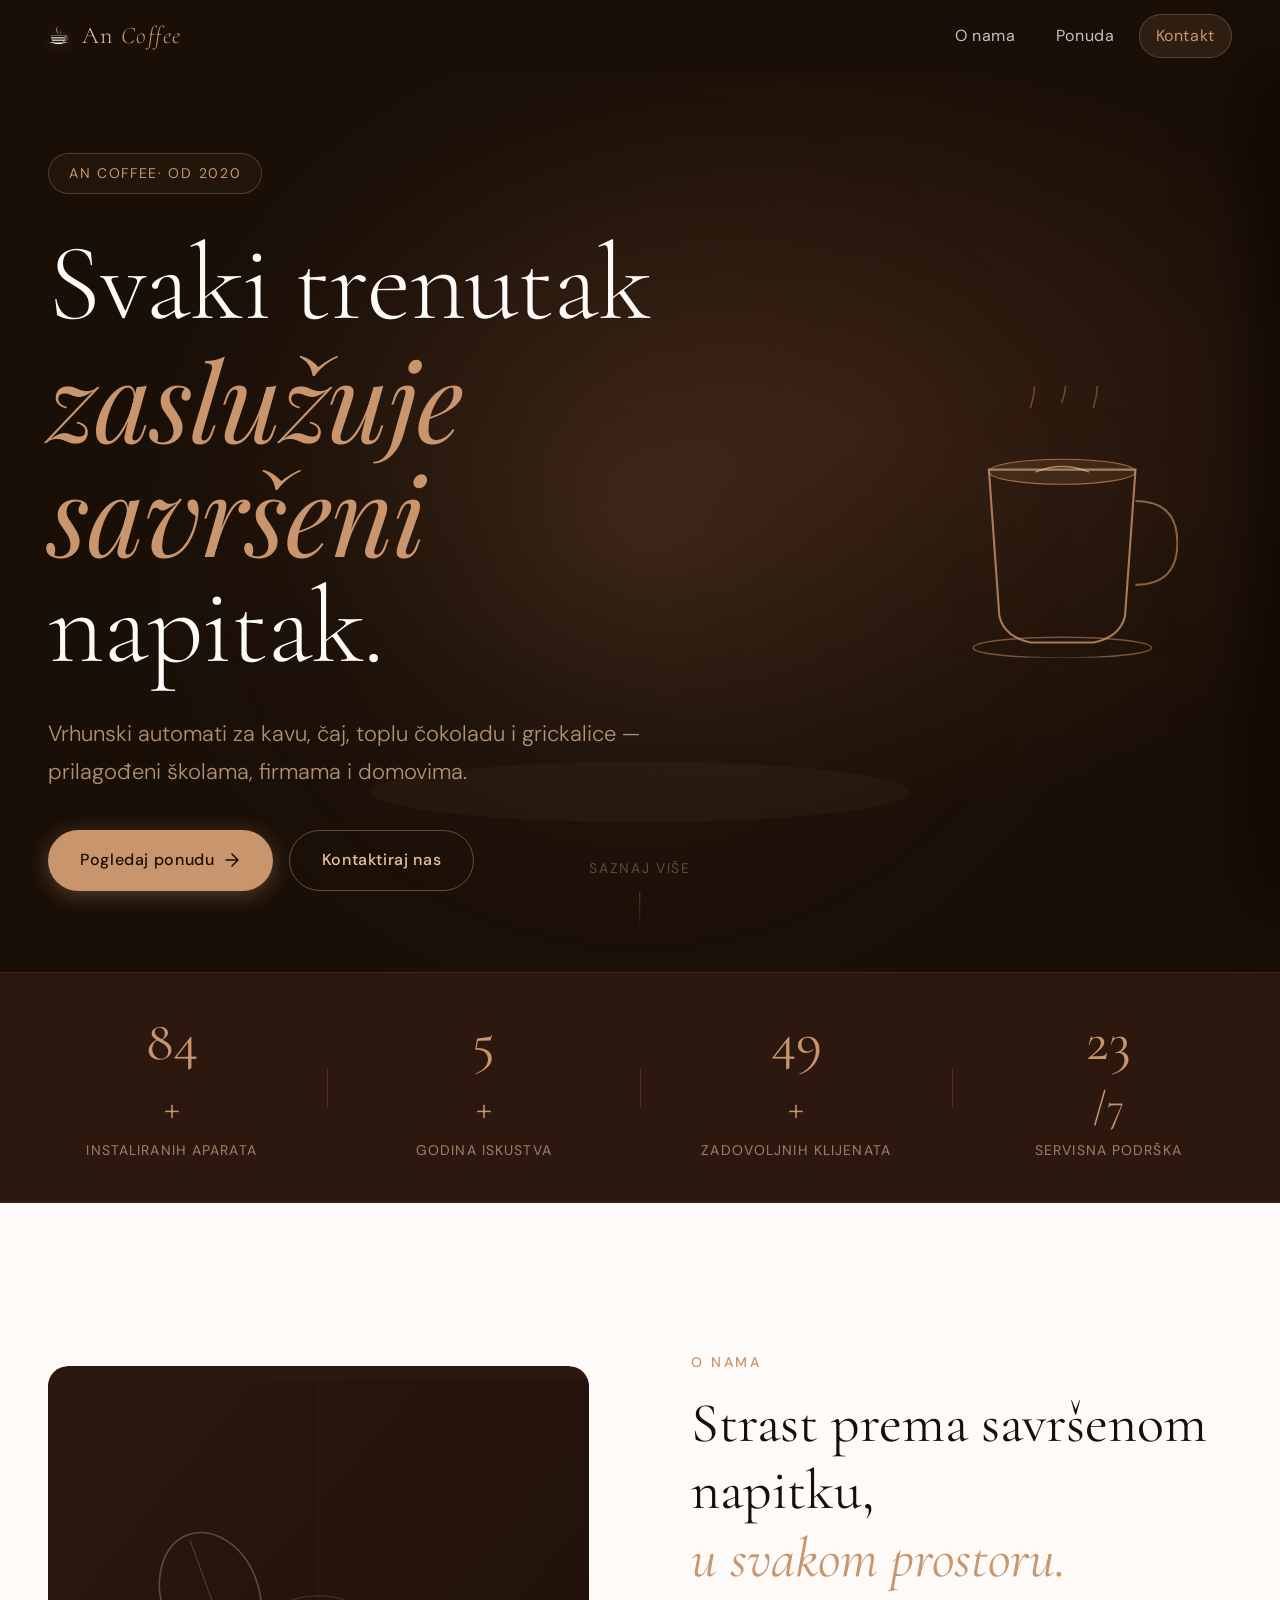
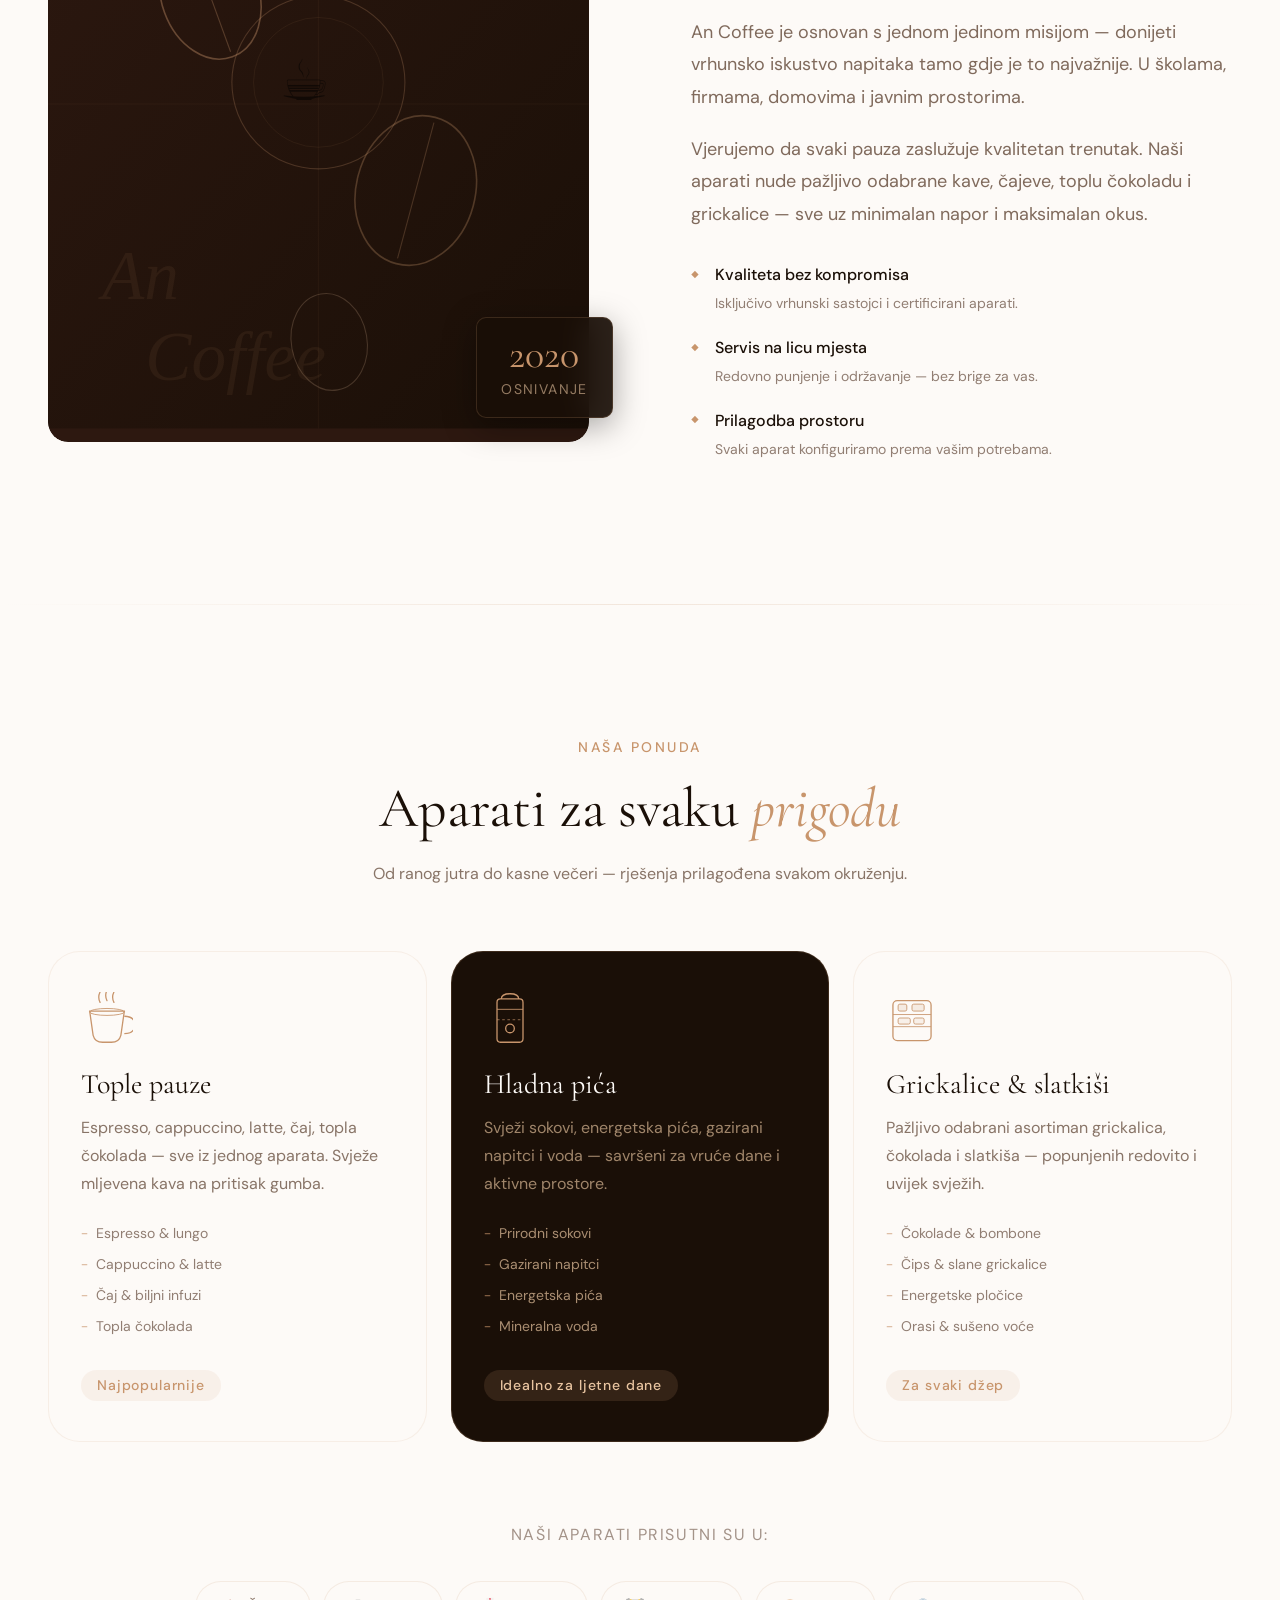
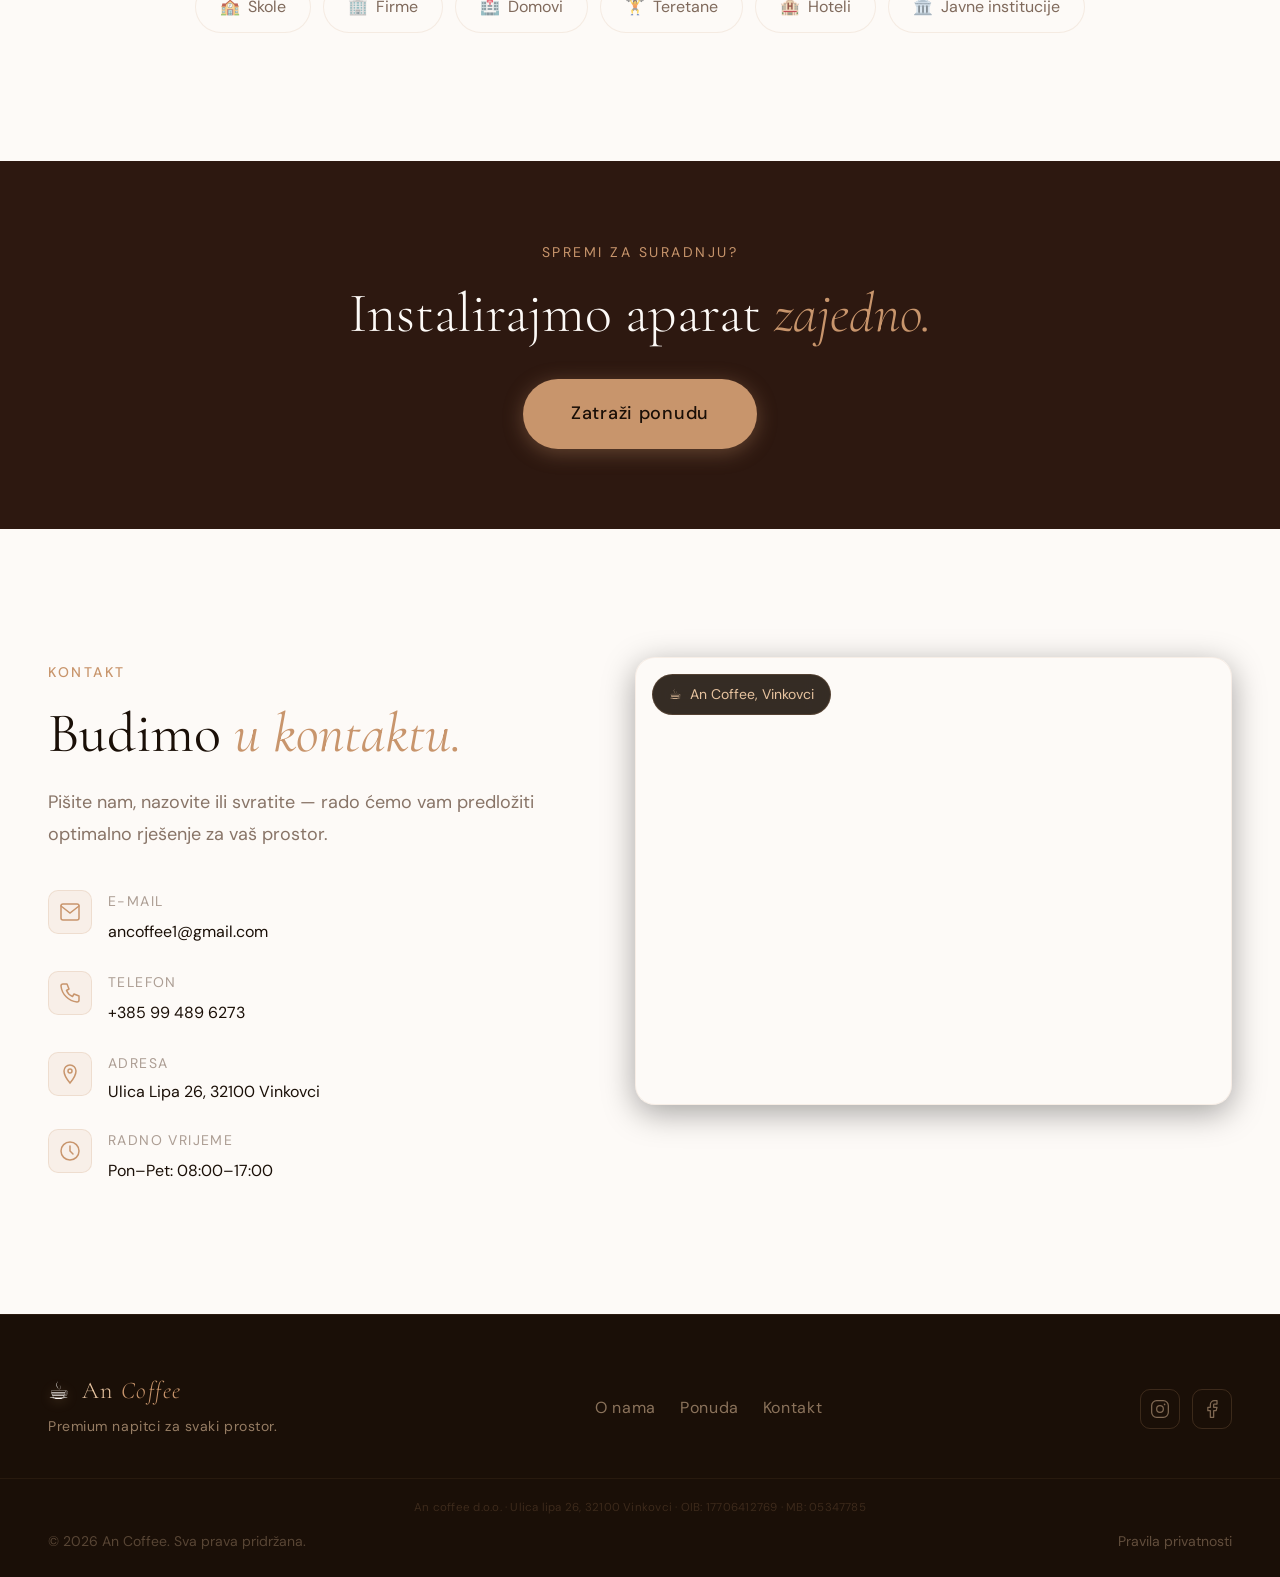
<file: index.html>
<!DOCTYPE html>
<html lang="hr" dir="ltr">
<head>
  <meta charset="UTF-8" />
  <meta name="viewport" content="width=device-width, initial-scale=1.0, viewport-fit=cover" />
  <meta http-equiv="X-UA-Compatible" content="IE=edge" />

  <!-- Primary Meta Tags -->
  <title>An Coffee — Vrhunski Aparati za Kavu, Čaj & Grickalice</title>
  <meta name="description" content="An Coffee nudi premium automate za kavu, čaj, toplu čokoladu, sokove i grickalice za škole, firme i domove. Elegantno rješenje za svaki prostor." />
  <meta name="keywords" content="aparati za kavu, automati za kavu, vending automati, samoposlužni aparati,škole, firme, domovi, čaj, topla čokolada, sokovi, grickalice, vending machine" />
  <meta name="author" content="An Coffee" />
  <meta name="robots" content="index, follow" />
  <meta name="theme-color" content="#1a0f07" />

  <!-- Open Graph -->
  <meta property="og:type" content="website" />
  <meta property="og:url" content="https://ancoffee.hr/" />
  <meta property="og:title" content="An Coffee — Vrhunski Aparati za Kavu & Grickalice" />
  <meta property="og:description" content="Premium vending rješenja za kavu, čaj, toplu čokoladu i grickalice. Namijenjeno školama, firmama i domovima." />
  <meta property="og:image" content="https://ancoffee.hr/og-image.jpg" />
  <meta property="og:image:width" content="1200" />
  <meta property="og:image:height" content="630" />
  <meta property="og:locale" content="hr_HR" />
  <meta property="og:site_name" content="An Coffee" />

  <!-- Twitter Cards -->
  <meta name="twitter:card" content="summary_large_image" />
  <meta name="twitter:url" content="https://ancoffee.hr/" />
  <meta name="twitter:title" content="An Coffee — Premium Aparati za Kavu & Grickalice" />
  <meta name="twitter:description" content="Premium rješenja za kavu, čaj, toplu čokoladu i grickalice." />
  <meta name="twitter:image" content="https://ancoffee.hr/og-image.jpg" />

  <!-- Canonical -->
  <link rel="canonical" href="https://ancoffee.hr/" />

  <!-- Fonts -->
  <link rel="preconnect" href="https://fonts.googleapis.com" />
  <link rel="preconnect" href="https://fonts.gstatic.com" crossorigin />
  <link href="https://fonts.googleapis.com/css2?family=Cormorant+Garamond:ital,wght@0,300;0,400;0,500;0,600;1,300;1,400&family=DM+Sans:ital,opsz,wght@0,9..40,300;0,9..40,400;0,9..40,500;1,9..40,300&family=Playfair+Display:ital,wght@1,400;1,500&display=swap" rel="stylesheet" />

  <!-- Stylesheet -->
  <link rel="stylesheet" href="styles.css" />

  <!-- Schema.org LocalBusiness -->
  <script type="application/ld+json">
  {
    "@context": "https://schema.org",
    "@type": "LocalBusiness",
    "name": "An Coffee",
    "description": "Premium vending rješenja za kavu, čaj, toplu čokoladu, sokove i grickalice za škole, firme i domove.",
    "url": "https://ancoffee.hr",
    "telephone": "+385994896273",
    "email": "ancoffee1@gmail.com",
    "foundingDate": "2020",
    "address": {
      "@type": "PostalAddress",
      "streetAddress": "Ulica Lipa 26",
      "addressLocality": "Vinkovci",
      "addressRegion": "Vukovarsko-srijemska",
      "postalCode": "32100",
      "addressCountry": "HR"
    },
    "geo": {
      "@type": "GeoCoordinates",
      "latitude": 45.2900,
      "longitude": 18.8070
    },
    "openingHours": "Mo-Fr 08:00-17:00",
    "priceRange": "€€",
    "servesCuisine": "Kava i napitci",
    "sameAs": [
      "https://www.facebook.com/profile.php?id=100006130369375",
      "https://www.instagram.com/puljicante42/"
    ],
    "founder": {
      "@type": "Person",
      "name": "Ante Puljić"
    }
  }
  </script>

  <!-- Favicon placeholder -->
  <link rel="icon" type="image/svg+xml" href="data:image/svg+xml,<svg xmlns='http://www.w3.org/2000/svg' viewBox='0 0 32 32'><rect width='32' height='32' fill='%231a0f07'/><text y='24' x='4' font-size='20'>☕</text></svg>" />
</head>

<body>

  <!-- ============ SKIP LINK ============ -->
  <a href="#main-content" class="skip-link">Preskoči na sadržaj</a>

  <!-- ============ NAVBAR ============ -->
  <header class="navbar" id="navbar" role="banner">
    <nav class="nav-container" aria-label="Glavna navigacija">
      <a href="#" class="nav-logo" aria-label="An Coffee – Povratak na početak">
        <span class="logo-mark" aria-hidden="true">☕</span>
        <span class="logo-text">An <em>Coffee</em></span>
      </a>

      <!-- Desktop nav links -->
      <ul class="nav-menu" role="list">
        <li><a href="#about" class="nav-link desktop-link">O nama</a></li>
        <li><a href="#products" class="nav-link desktop-link">Ponuda</a></li>
        <li><a href="#contact" class="nav-link nav-cta desktop-link">Kontakt</a></li>
      </ul>

      <!-- Hamburger toggle (mobile only) -->
      <button class="nav-toggle" id="navToggle" aria-expanded="false" aria-controls="navDrawer" aria-label="Otvori izbornik">
        <span class="hamburger" aria-hidden="true"></span>
        <span class="hamburger" aria-hidden="true"></span>
        <span class="hamburger" aria-hidden="true"></span>
      </button>
    </nav>
  </header>

  <!-- ============ DRAWER (mobile) ============ -->
  <div class="drawer-backdrop" id="drawerBackdrop" aria-hidden="true"></div>
  <nav class="nav-drawer" id="navDrawer" aria-label="Mobilna navigacija" aria-hidden="true">
    <ul class="drawer-nav" role="list">
      <li><a href="#about"    class="drawer-link">O nama</a></li>
      <li><a href="#products" class="drawer-link">Ponuda</a></li>
      <li><a href="#contact"  class="drawer-link drawer-link--cta">Kontakt</a></li>
    </ul>

    <div class="drawer-footer">
      <a href="https://www.instagram.com/puljicante42/" target="_blank" rel="noopener noreferrer" aria-label="Instagram" class="drawer-social">
        <svg width="20" height="20" viewBox="0 0 24 24" fill="none" aria-hidden="true"><rect x="2" y="2" width="20" height="20" rx="6" stroke="currentColor" stroke-width="1.5"/><circle cx="12" cy="12" r="4" stroke="currentColor" stroke-width="1.5"/><circle cx="17.5" cy="6.5" r="1" fill="currentColor"/></svg>
      </a>
      <a href="https://www.facebook.com/profile.php?id=100006130369375" target="_blank" rel="noopener noreferrer" aria-label="Facebook" class="drawer-social">
        <svg width="20" height="20" viewBox="0 0 24 24" fill="none" aria-hidden="true"><path d="M18 2h-3a5 5 0 0 0-5 5v3H7v4h3v8h4v-8h3l1-4h-4V7a1 1 0 0 1 1-1h3Z" stroke="currentColor" stroke-width="1.5" stroke-linejoin="round"/></svg>
      </a>
    </div>
  </nav>

  <!-- ============ HERO ============ -->
  <main id="main-content">
    <section class="hero" id="hero" aria-label="Dobrodošlica">
      <div class="hero-bg" aria-hidden="true">
        <div class="hero-overlay"></div>
        <div class="hero-particles" id="heroParticles" aria-hidden="true"></div>
        <!-- SVG coffee steam decoration -->
        <svg class="hero-deco" viewBox="0 0 800 600" xmlns="http://www.w3.org/2000/svg" aria-hidden="true" focusable="false">
          <defs>
            <radialGradient id="rg1" cx="50%" cy="50%" r="50%">
              <stop offset="0%" stop-color="#c8956c" stop-opacity="0.15"/>
              <stop offset="100%" stop-color="#1a0f07" stop-opacity="0"/>
            </radialGradient>
          </defs>
          <circle cx="400" cy="300" r="300" fill="url(#rg1)"/>
          <ellipse cx="400" cy="480" rx="180" ry="20" fill="#c8956c" fill-opacity="0.08"/>
        </svg>
      </div>

      <div class="hero-content" data-animate="hero-in">
        <div class="hero-badge" aria-label="Premium kvaliteta od 2020">
            <span>An Coffee· od 2020</span>
          </div>
        <h1 class="hero-title">
          <span class="title-line">Svaki trenutak</span>
          <span class="title-line italic">zaslužuje savršeni</span>
          <span class="title-line">napitak.</span>
        </h1>
        <p class="hero-desc">
          Vrhunski automati za kavu, čaj, toplu čokoladu i grickalice — prilagođeni školama, firmama i domovima.
        </p>
        <div class="hero-actions">
          <a href="#products" class="btn btn-primary">
            <span>Pogledaj ponudu</span>
            <svg width="18" height="18" viewBox="0 0 18 18" fill="none" aria-hidden="true"><path d="M3 9h12M9 3l6 6-6 6" stroke="currentColor" stroke-width="1.5" stroke-linecap="round" stroke-linejoin="round"/></svg>
          </a>
          <a href="#contact" class="btn btn-ghost">Kontaktiraj nas</a>
        </div>
      </div>

      <!-- Floating coffee cup illustration -->
      <div class="hero-visual" aria-hidden="true">
        <div class="cup-wrapper">
          <svg class="coffee-cup" viewBox="0 0 220 260" xmlns="http://www.w3.org/2000/svg" aria-hidden="true" focusable="false">
            <!-- Cup body -->
            <path d="M40 80 L50 220 Q55 240 80 245 L140 245 Q165 240 170 220 L180 80 Z" fill="none" stroke="#c8956c" stroke-width="2" opacity="0.8"/>
            <!-- Cup handle -->
            <path d="M180 110 Q220 110 220 150 Q220 190 180 190" fill="none" stroke="#c8956c" stroke-width="2" opacity="0.6"/>
            <!-- Saucer -->
            <ellipse cx="110" cy="250" rx="85" ry="10" fill="none" stroke="#c8956c" stroke-width="1.5" opacity="0.5"/>
            <!-- Coffee surface -->
            <ellipse cx="110" cy="82" rx="70" ry="12" fill="#c8956c" fill-opacity="0.2" stroke="#c8956c" stroke-width="1" opacity="0.7"/>
            <!-- Latte art -->
            <path d="M85 82 Q110 72 135 82" fill="none" stroke="#e8c4a0" stroke-width="1.5" stroke-linecap="round" opacity="0.6"/>
            <!-- Steam paths -->
            <path class="steam steam-1" d="M80 60 Q73 40 80 20 Q87 0 80 -20" fill="none" stroke="#c8956c" stroke-width="1.5" stroke-linecap="round" opacity="0.4"/>
            <path class="steam steam-2" d="M110 55 Q103 35 110 15 Q117 -5 110 -25" fill="none" stroke="#c8956c" stroke-width="1.5" stroke-linecap="round" opacity="0.4"/>
            <path class="steam steam-3" d="M140 60 Q133 40 140 20 Q147 0 140 -20" fill="none" stroke="#c8956c" stroke-width="1.5" stroke-linecap="round" opacity="0.4"/>
          </svg>
          <div class="cup-glow"></div>
        </div>
      </div>

      <a href="#about" class="hero-scroll" aria-label="Scroll prema dolje">
        <span class="scroll-text">Saznaj više</span>
        <span class="scroll-line" aria-hidden="true"></span>
      </a>
    </section>

    <!-- ============ STATS BAR ============ -->
    <section class="stats-bar" aria-label="Naše statistike">
      <div class="stats-container">
        <div class="stat-item" data-animate="fade-up">
          <span class="stat-number" data-count="85">0</span><span class="stat-suffix">+</span>
          <span class="stat-label">Instaliranih aparata</span>
        </div>
        <div class="stat-divider" aria-hidden="true"></div>
        <div class="stat-item" data-animate="fade-up" data-delay="100">
          <span class="stat-number" data-count="6">0</span><span class="stat-suffix">+</span>
          <span class="stat-label">Godina iskustva</span>
        </div>
        <div class="stat-divider" aria-hidden="true"></div>
        <div class="stat-item" data-animate="fade-up" data-delay="200">
          <span class="stat-number" data-count="50">0</span><span class="stat-suffix">+</span>
          <span class="stat-label">Zadovoljnih klijenata</span>
        </div>
        <div class="stat-divider" aria-hidden="true"></div>
        <div class="stat-item" data-animate="fade-up" data-delay="300">
          <span class="stat-number" data-count="24">0</span><span class="stat-suffix">/7</span>
          <span class="stat-label">Servisna podrška</span>
        </div>
      </div>
    </section>

    <!-- ============ ABOUT ============ -->
    <section class="about" id="about" aria-labelledby="about-heading">
      <div class="about-container">
        <div class="about-visual" data-animate="fade-right">
          <div class="about-img-frame">
            <div class="about-img-placeholder" aria-label="An Coffee tim u akciji">
              <svg viewBox="0 0 500 600" xmlns="http://www.w3.org/2000/svg" aria-hidden="true" focusable="false">
                <defs>
                  <linearGradient id="aboutGrad" x1="0%" y1="0%" x2="100%" y2="100%">
                    <stop offset="0%" stop-color="#2d1810"/>
                    <stop offset="100%" stop-color="#1a0f07"/>
                  </linearGradient>
                </defs>
                <rect width="500" height="600" fill="url(#aboutGrad)"/>
                <!-- Abstract coffee beans -->
                <ellipse cx="150" cy="200" rx="45" ry="60" fill="none" stroke="#c8956c" stroke-width="1.5" opacity="0.4" transform="rotate(-20 150 200)"/>
                <line x1="150" y1="145" x2="150" y2="255" stroke="#c8956c" stroke-width="1" opacity="0.3" transform="rotate(-20 150 200)"/>
                <ellipse cx="340" cy="380" rx="55" ry="70" fill="none" stroke="#c8956c" stroke-width="1.5" opacity="0.3" transform="rotate(15 340 380)"/>
                <line x1="340" y1="315" x2="340" y2="445" stroke="#c8956c" stroke-width="1" opacity="0.25" transform="rotate(15 340 380)"/>
                <ellipse cx="260" cy="520" rx="35" ry="45" fill="none" stroke="#e8c4a0" stroke-width="1" opacity="0.2" transform="rotate(-10 260 520)"/>
                <!-- Decorative text -->
                <text x="50" y="480" font-family="Georgia, serif" font-size="64" fill="#c8956c" fill-opacity="0.08" font-style="italic">An</text>
                <text x="90" y="555" font-family="Georgia, serif" font-size="64" fill="#c8956c" fill-opacity="0.08" font-style="italic">Coffee</text>
                <!-- Grid lines -->
                <line x1="0" y1="300" x2="500" y2="300" stroke="#c8956c" stroke-width="0.5" opacity="0.1"/>
                <line x1="250" y1="0" x2="250" y2="600" stroke="#c8956c" stroke-width="0.5" opacity="0.1"/>
                <!-- Central icon -->
                <circle cx="250" cy="280" r="80" fill="none" stroke="#c8956c" stroke-width="1" opacity="0.25"/>
                <circle cx="250" cy="280" r="60" fill="none" stroke="#c8956c" stroke-width="0.5" opacity="0.15"/>
                <text x="214" y="296" font-size="52" opacity="0.5">☕</text>
              </svg>
            </div>
            <div class="about-img-accent" aria-hidden="true"></div>
          </div>
          <div class="about-badge-float" aria-hidden="true">
            <span class="badge-year">2020</span>
            <span class="badge-text">Osnivanje</span>
          </div>
        </div>

        <div class="about-content" data-animate="fade-left">
          <div class="section-label" aria-hidden="true">O nama</div>
          <h2 class="about-heading" id="about-heading">
            Strast prema savršenom napitku,<br />
            <em>u svakom prostoru.</em>
          </h2>
          <p class="about-text">
            An Coffee je osnovan s jednom jedinom misijom — donijeti vrhunsko iskustvo napitaka tamo gdje je to najvažnije. U školama, firmama, domovima i javnim prostorima.
          </p>
          <p class="about-text">
            Vjerujemo da svaki pauza zaslužuje kvalitetan trenutak. Naši aparati nude pažljivo odabrane kave, čajeve, toplu čokoladu i grickalice — sve uz minimalan napor i maksimalan okus.
          </p>
          <div class="about-pillars">
            <div class="pillar">
              <span class="pillar-icon" aria-hidden="true">◆</span>
              <div>
                <strong>Kvaliteta bez kompromisa</strong>
                <p>Isključivo vrhunski sastojci i certificirani aparati.</p>
              </div>
            </div>
            <div class="pillar">
              <span class="pillar-icon" aria-hidden="true">◆</span>
              <div>
                <strong>Servis na licu mjesta</strong>
                <p>Redovno punjenje i održavanje — bez brige za vas.</p>
              </div>
            </div>
            <div class="pillar">
              <span class="pillar-icon" aria-hidden="true">◆</span>
              <div>
                <strong>Prilagodba prostoru</strong>
                <p>Svaki aparat konfiguriramo prema vašim potrebama.</p>
              </div>
            </div>
          </div>
        </div>
      </div>
    </section>

    <!-- ============ PRODUCTS ============ -->
    <section class="products" id="products" aria-labelledby="products-heading">
      <div class="products-container">
        <div class="section-header" data-animate="fade-up">
          <div class="section-label">Naša ponuda</div>
          <h2 class="section-title" id="products-heading">Aparati za svaku <em>prigodu</em></h2>
          <p class="section-subtitle">Od ranog jutra do kasne večeri — rješenja prilagođena svakom okruženju.</p>
        </div>

        <div class="products-grid">
          <!-- Card 1 -->
          <article class="product-card" data-animate="fade-up" aria-label="Aparati za tople napitke">
            <div class="card-icon" aria-hidden="true">
              <svg viewBox="0 0 60 60" xmlns="http://www.w3.org/2000/svg" aria-hidden="true"><path d="M10 22 L14 50 Q16 58 25 58 L35 58 Q44 58 46 50 L50 22 Z" fill="none" stroke="currentColor" stroke-width="1.5"/><path d="M50 28 Q62 28 62 38 Q62 48 50 48" fill="none" stroke="currentColor" stroke-width="1.5"/><ellipse cx="30" cy="23" rx="20" ry="4" fill="none" stroke="currentColor" stroke-width="1"/><path d="M22 12 Q19 6 22 0" fill="none" stroke="currentColor" stroke-width="1.5" stroke-linecap="round"/><path d="M30 10 Q27 4 30 -2" fill="none" stroke="currentColor" stroke-width="1.5" stroke-linecap="round"/><path d="M38 12 Q35 6 38 0" fill="none" stroke="currentColor" stroke-width="1.5" stroke-linecap="round"/></svg>
            </div>
            <h3 class="card-title">Tople pauze</h3>
            <p class="card-desc">Espresso, cappuccino, latte, čaj, topla čokolada — sve iz jednog aparata. Svježe mljevena kava na pritisak gumba.</p>
            <ul class="card-list" aria-label="Dostupni napitci">
              <li>Espresso & lungo</li>
              <li>Cappuccino & latte</li>
              <li>Čaj & biljni infuzi</li>
              <li>Topla čokolada</li>
            </ul>
            <div class="card-tag">Najpopularnije</div>
          </article>

          <!-- Card 2 -->
          <article class="product-card product-card--accent" data-animate="fade-up" data-delay="120" aria-label="Aparati za hladna pića i sokove">
            <div class="card-icon" aria-hidden="true">
              <svg viewBox="0 0 60 60" xmlns="http://www.w3.org/2000/svg" aria-hidden="true"><rect x="15" y="8" width="30" height="50" rx="4" fill="none" stroke="currentColor" stroke-width="1.5"/><path d="M15 20 L45 20" stroke="currentColor" stroke-width="1"/><path d="M15 32 L45 32" stroke="currentColor" stroke-width="0.75" stroke-dasharray="3 3"/><circle cx="30" cy="42" r="5" fill="none" stroke="currentColor" stroke-width="1.5"/><path d="M20 8 Q20 2 30 2 Q40 2 40 8" fill="none" stroke="currentColor" stroke-width="1.5"/></svg>
            </div>
            <h3 class="card-title">Hladna pića</h3>
            <p class="card-desc">Svježi sokovi, energetska pića, gazirani napitci i voda — savršeni za vruće dane i aktivne prostore.</p>
            <ul class="card-list" aria-label="Dostupna pića">
              <li>Prirodni sokovi</li>
              <li>Gazirani napitci</li>
              <li>Energetska pića</li>
              <li>Mineralna voda</li>
            </ul>
            <div class="card-tag card-tag--light">Idealno za ljetne dane</div>
          </article>

          <!-- Card 3 -->
          <article class="product-card" data-animate="fade-up" data-delay="240" aria-label="Aparati za grickalice i slatkiše">
            <div class="card-icon" aria-hidden="true">
              <svg viewBox="0 0 60 60" xmlns="http://www.w3.org/2000/svg" aria-hidden="true"><rect x="8" y="10" width="44" height="46" rx="5" fill="none" stroke="currentColor" stroke-width="1.5"/><path d="M8 26 L52 26" stroke="currentColor" stroke-width="1"/><path d="M8 40 L52 40" stroke="currentColor" stroke-width="1"/><rect x="14" y="14" width="10" height="8" rx="2" fill="currentColor" fill-opacity="0.15" stroke="currentColor" stroke-width="1"/><rect x="30" y="14" width="14" height="8" rx="2" fill="currentColor" fill-opacity="0.15" stroke="currentColor" stroke-width="1"/><rect x="14" y="30" width="14" height="7" rx="2" fill="currentColor" fill-opacity="0.1" stroke="currentColor" stroke-width="1"/><rect x="32" y="30" width="12" height="7" rx="2" fill="currentColor" fill-opacity="0.1" stroke="currentColor" stroke-width="1"/></svg>
            </div>
            <h3 class="card-title">Grickalice & slatkiši</h3>
            <p class="card-desc">Pažljivo odabrani asortiman grickalica, čokolada i slatkiša — popunjenih redovito i uvijek svježih.</p>
            <ul class="card-list" aria-label="Dostupne grickalice">
              <li>Čokolade & bombone</li>
              <li>Čips & slane grickalice</li>
              <li>Energetske pločice</li>
              <li>Orasi & sušeno voće</li>
            </ul>
            <div class="card-tag">Za svaki džep</div>
          </article>
        </div>

        <!-- Placements -->
        <div class="placements" data-animate="fade-up">
          <p class="placements-lead">Naši aparati prisutni su u:</p>
          <div class="placements-grid" aria-label="Mjesta postavljanja aparata">
            <div class="placement-item">
              <span aria-hidden="true">🏫</span>
              <span>Škole</span>
            </div>
            <div class="placement-item">
              <span aria-hidden="true">🏢</span>
              <span>Firme</span>
            </div>
            <div class="placement-item">
              <span aria-hidden="true">🏥</span>
              <span>Domovi</span>
            </div>
            <div class="placement-item">
              <span aria-hidden="true">🏋️</span>
              <span>Teretane</span>
            </div>
            <div class="placement-item">
              <span aria-hidden="true">🏨</span>
              <span>Hoteli</span>
            </div>
            <div class="placement-item">
              <span aria-hidden="true">🏛️</span>
              <span>Javne institucije</span>
            </div>
          </div>
        </div>
      </div>
    </section>

    <!-- ============ CTA BAND ============ -->
    <section class="cta-band" aria-labelledby="cta-heading">
      <div class="cta-container" data-animate="fade-up">
        <p class="cta-pre">Spremi za suradnju?</p>
        <h2 class="cta-title" id="cta-heading">Instalirajmo aparat <em>zajedno.</em></h2>
        <a href="#contact" class="btn btn-primary btn-large">Zatraži ponudu</a>
      </div>
    </section>

    <!-- ============ CONTACT ============ -->
    <section class="contact" id="contact" aria-labelledby="contact-heading">
      <div class="contact-container">
        <div class="contact-info" data-animate="fade-right">
          <div class="section-label">Kontakt</div>
          <h2 class="contact-heading" id="contact-heading">
            Budimo <em>u kontaktu.</em>
          </h2>
          <p class="contact-intro">
            Pišite nam, nazovite ili svratite — rado ćemo vam predložiti optimalno rješenje za vaš prostor.
          </p>

          <div class="contact-items">
            <div class="contact-item">
                <div class="contact-icon" aria-hidden="true">
                <svg width="22" height="22" viewBox="0 0 22 22" fill="none" xmlns="http://www.w3.org/2000/svg" aria-hidden="true"><path d="M2 5a2 2 0 0 1 2-2h14a2 2 0 0 1 2 2v12a2 2 0 0 1-2 2H4a2 2 0 0 1-2-2V5Z" stroke="currentColor" stroke-width="1.5"/><path d="M2 5l9 7 9-7" stroke="currentColor" stroke-width="1.5" stroke-linecap="round"/></svg>
              </div>
              <div class="contact-detail">
                <span class="contact-label">E-mail</span>
                <a href="mailto:ancoffee1@gmail.com" class="contact-value">ancoffee1@gmail.com</a>
              </div>
            </div>

            <div class="contact-item">
              <div class="contact-icon" aria-hidden="true">
                <svg width="22" height="22" viewBox="0 0 22 22" fill="none" xmlns="http://www.w3.org/2000/svg" aria-hidden="true"><path d="M4 2h4l2 5-2.5 1.5a11 11 0 0 0 6 6L15 12l5 2v4a2 2 0 0 1-2 2A18 18 0 0 1 2 4a2 2 0 0 1 2-2Z" stroke="currentColor" stroke-width="1.5" stroke-linejoin="round"/></svg>
              </div>
              <div class="contact-detail">
                <span class="contact-label">Telefon</span>
                <a href="tel:+385994896273" class="contact-value">+385 99 489 6273</a>
              </div>
            </div>

            <div class="contact-item">
              <div class="contact-icon" aria-hidden="true">
                <svg width="22" height="22" viewBox="0 0 22 22" fill="none" xmlns="http://www.w3.org/2000/svg" aria-hidden="true"><path d="M11 2C7.686 2 5 4.686 5 8c0 5 6 12 6 12s6-7 6-12c0-3.314-2.686-6-6-6Z" stroke="currentColor" stroke-width="1.5"/><circle cx="11" cy="8" r="2" stroke="currentColor" stroke-width="1.5"/></svg>
              </div>
                <div class="contact-detail">
                <span class="contact-label">Adresa</span>
                <address class="contact-value" style="font-style:normal;">Ulica Lipa 26, 32100 Vinkovci</address>
              </div>
            </div>

            <div class="contact-item">
              <div class="contact-icon" aria-hidden="true">
                <svg width="22" height="22" viewBox="0 0 22 22" fill="none" xmlns="http://www.w3.org/2000/svg" aria-hidden="true"><circle cx="11" cy="11" r="9" stroke="currentColor" stroke-width="1.5"/><path d="M11 6v5l3 3" stroke="currentColor" stroke-width="1.5" stroke-linecap="round"/></svg>
              </div>
              <div class="contact-detail">
                <span class="contact-label">Radno vrijeme</span>
                <span class="contact-value">Pon–Pet: 08:00–17:00</span>
              </div>
            </div>
          </div>
        </div>

        <!-- Map placeholder -->
        <div class="contact-map" data-animate="fade-left" aria-label="Karta lokacije An Coffee u Vinkovci">
          <div class="map-wrapper">
            <iframe
              title="An Coffee lokacija u Vinkovci"
              src="https://www.google.com/maps?q=Ulica+Lipa+26,+32100+Vinkovci&z=15&output=embed"
              width="100%"
              height="100%"
              style="border:0; filter: contrast(1.05) saturate(1.15);"
              allowfullscreen=""
              loading="lazy"
              referrerpolicy="no-referrer-when-downgrade"
            ></iframe>
            <div class="map-overlay-label" aria-hidden="true">
              <span>☕</span>
              <span>An Coffee, Vinkovci</span>
            </div>
          </div>
        </div>
      </div>
    </section>
  </main>

  <!-- ============ FOOTER ============ -->
  <footer class="footer" role="contentinfo">
    <div class="footer-container">
      <div class="footer-brand">
        <a href="#" class="nav-logo footer-logo" aria-label="An Coffee – Povratak na vrh">
          <span class="logo-mark" aria-hidden="true">☕</span>
          <span class="logo-text">An <em>Coffee</em></span>
        </a>
        <p class="footer-tagline">Premium napitci za svaki prostor.</p>
      </div>

      <nav class="footer-nav" aria-label="Footer navigacija">
        <a href="#about">O nama</a>
        <a href="#products">Ponuda</a>
        <a href="#contact">Kontakt</a>
      </nav>

      <div class="footer-social" aria-label="Društvene mreže">
        <a href="https://www.instagram.com/puljicante42/" target="_blank" rel="noopener noreferrer" aria-label="Ante Puljić na Instagramu" class="social-link">
          <svg width="20" height="20" viewBox="0 0 24 24" fill="none" xmlns="http://www.w3.org/2000/svg" aria-hidden="true"><rect x="2" y="2" width="20" height="20" rx="6" stroke="currentColor" stroke-width="1.5"/><circle cx="12" cy="12" r="4" stroke="currentColor" stroke-width="1.5"/><circle cx="17.5" cy="6.5" r="1" fill="currentColor"/></svg>
        </a>
        <a href="https://www.facebook.com/profile.php?id=100006130369375" target="_blank" rel="noopener noreferrer" aria-label="Ante Puljić na Facebooku" class="social-link">
          <svg width="20" height="20" viewBox="0 0 24 24" fill="none" xmlns="http://www.w3.org/2000/svg" aria-hidden="true"><path d="M18 2h-3a5 5 0 0 0-5 5v3H7v4h3v8h4v-8h3l1-4h-4V7a1 1 0 0 1 1-1h3Z" stroke="currentColor" stroke-width="1.5" stroke-linejoin="round"/></svg>
        </a>

      </div>
    </div>

    <div class="footer-bottom">
      <div class="footer-legal-info">
        <p>An coffee d.o.o. · Ulica lipa 26, 32100 Vinkovci · OIB: 17706412769 · MB: 05347785</p>
      </div>
      <div class="footer-bottom-row">
        <p>© <span id="year"></span> An Coffee. Sva prava pridržana.</p>
        <nav class="footer-legal-links" aria-label="Pravni dokumenti">
          <a href="privacy-policy.html">Pravila privatnosti</a>
        </nav>
      </div>
    </div>
  </footer>

  <!-- Back to top button -->
  <button class="back-to-top" id="backToTop" aria-label="Povratak na vrh stranice">
    <svg width="20" height="20" viewBox="0 0 20 20" fill="none" xmlns="http://www.w3.org/2000/svg" aria-hidden="true"><path d="M10 15V5M5 10l5-5 5 5" stroke="currentColor" stroke-width="1.5" stroke-linecap="round" stroke-linejoin="round"/></svg>
  </button>

  <script src="script.js" defer></script>
</body>
</html>
</file>
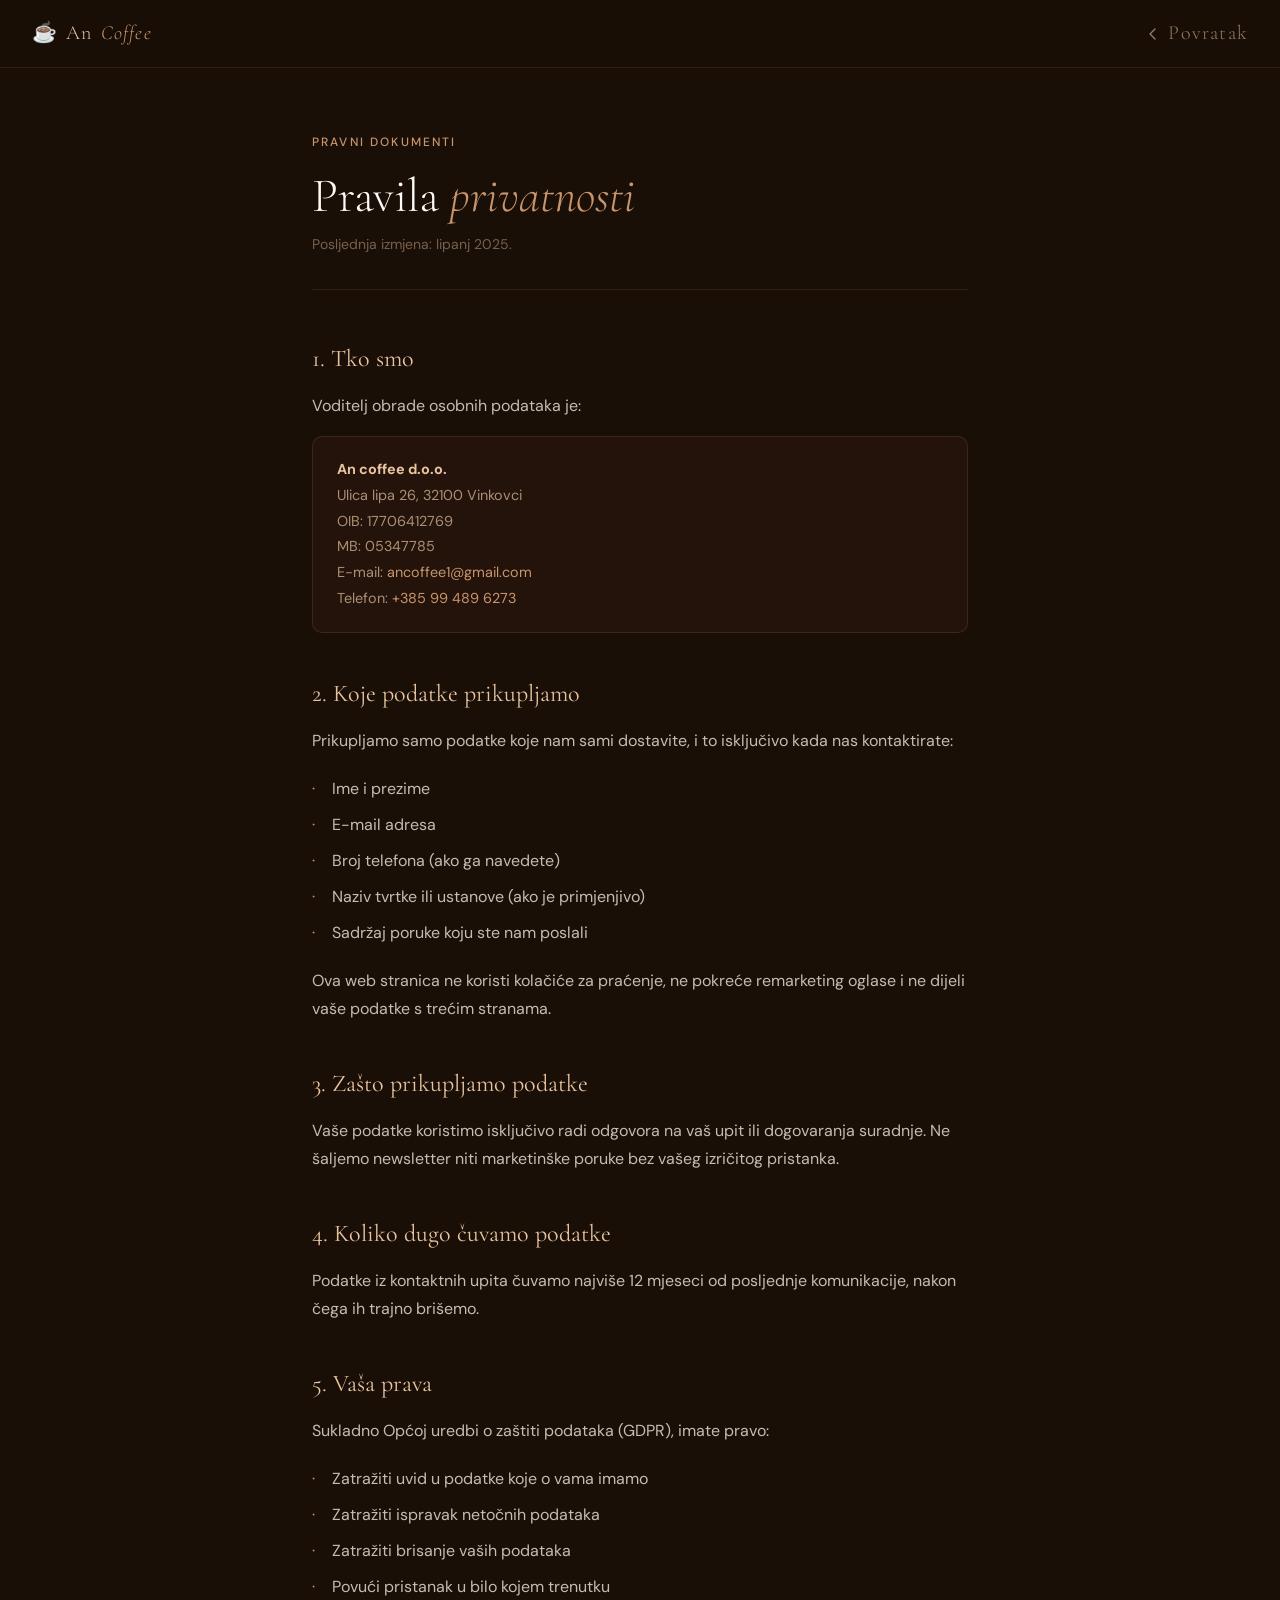
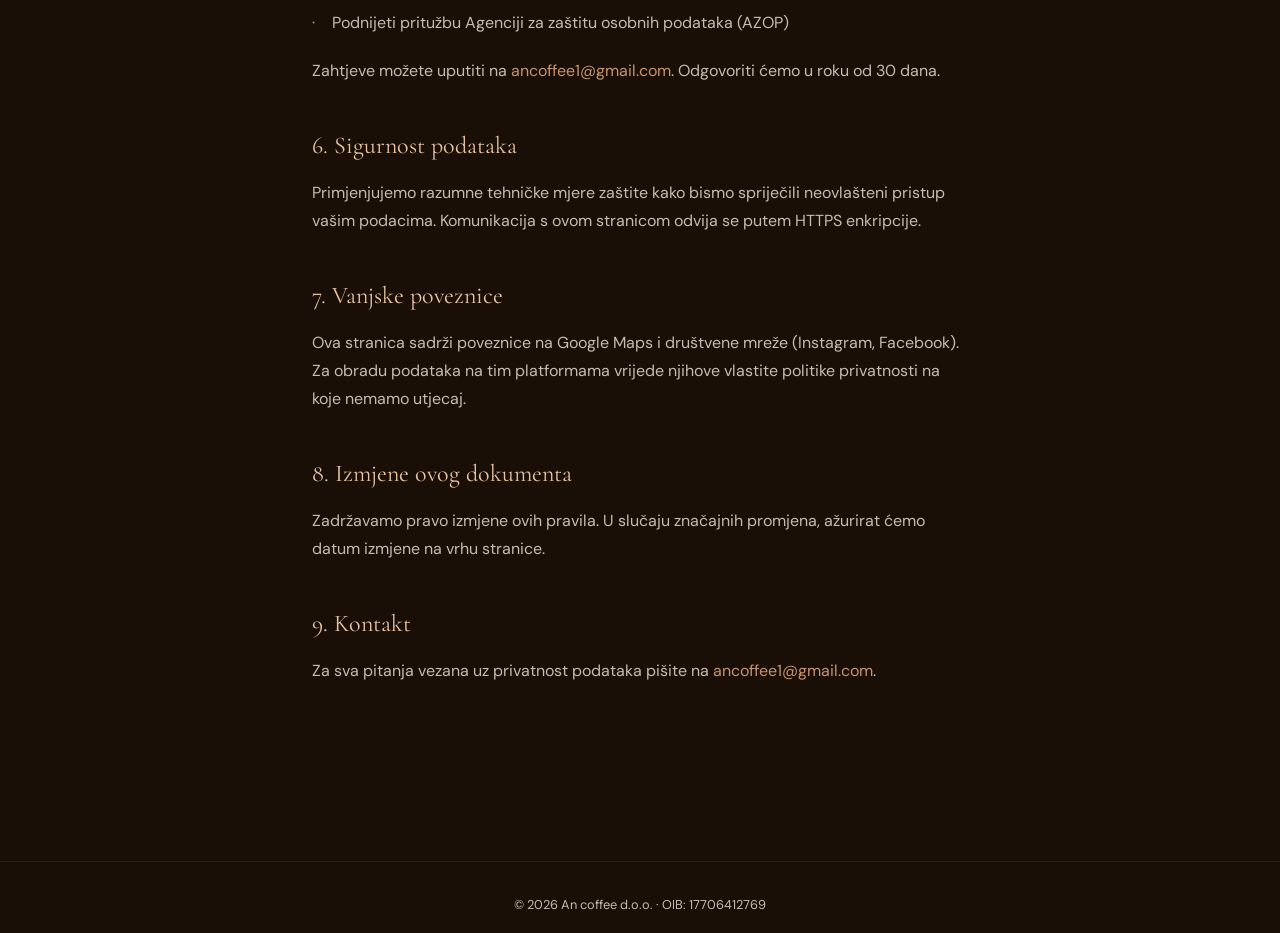
<file: privacy-policy.html>
<!DOCTYPE html>
<html lang="hr" dir="ltr">
<head>
  <meta charset="UTF-8" />
  <meta name="viewport" content="width=device-width, initial-scale=1.0" />
  <title>Pravila privatnosti — An Coffee</title>
  <meta name="robots" content="noindex, follow" />
  <link rel="preconnect" href="https://fonts.googleapis.com" />
  <link rel="preconnect" href="https://fonts.gstatic.com" crossorigin />
  <link href="https://fonts.googleapis.com/css2?family=Cormorant+Garamond:ital,wght@0,300;0,400;1,400&family=DM+Sans:opsz,wght@9..40,300;9..40,400;9..40,500&display=swap" rel="stylesheet" />
  <link rel="icon" type="image/svg+xml" href="data:image/svg+xml,<svg xmlns='http://www.w3.org/2000/svg' viewBox='0 0 32 32'><rect width='32' height='32' fill='%231a0f07'/><text y='24' x='4' font-size='20'>☕</text></svg>" />
  <style>
    :root {
      --clr-espresso:   #1a0f07;
      --clr-dark-roast: #2d1810;
      --clr-caramel:    #c8956c;
      --clr-cream:      #e8c4a0;
      --clr-white:      #fdfaf7;
      --font-display:   'Cormorant Garamond', Georgia, serif;
      --font-body:      'DM Sans', system-ui, sans-serif;
    }
    *, *::before, *::after { box-sizing: border-box; margin: 0; padding: 0; }
    html { font-size: 16px; scroll-behavior: smooth; }
    body {
      font-family: var(--font-body);
      font-size: 1rem;
      line-height: 1.75;
      color: var(--clr-white);
      background: var(--clr-espresso);
      -webkit-font-smoothing: antialiased;
    }
    a { color: var(--clr-caramel); text-decoration: none; }
    a:hover { text-decoration: underline; }

    /* Nav */
    .topbar {
      position: sticky;
      top: 0;
      background: rgba(26,15,7,0.95);
      backdrop-filter: blur(16px);
      border-bottom: 1px solid rgba(200,149,108,0.12);
      padding: 1rem 2rem;
      display: flex;
      align-items: center;
      gap: 0.75rem;
      z-index: 100;
    }
    .topbar a {
      display: inline-flex;
      align-items: center;
      gap: 0.5rem;
      font-family: var(--font-display);
      font-size: 1.25rem;
      font-weight: 300;
      letter-spacing: 0.06em;
      color: var(--clr-cream);
      text-decoration: none;
    }
    .topbar a em { font-style: italic; color: var(--clr-caramel); }
    .back-link {
      margin-left: auto;
      font-family: var(--font-body);
      font-size: 0.875rem;
      color: rgba(232,196,160,0.6) !important;
      display: inline-flex;
      align-items: center;
      gap: 0.375rem;
    }
    .back-link:hover { color: var(--clr-caramel) !important; text-decoration: none; }

    /* Content */
    .page {
      max-width: 720px;
      margin: 0 auto;
      padding: 4rem 2rem 6rem;
    }
    .page-label {
      font-size: 0.75rem;
      font-weight: 500;
      letter-spacing: 0.18em;
      text-transform: uppercase;
      color: var(--clr-caramel);
      margin-bottom: 1rem;
    }
    h1 {
      font-family: var(--font-display);
      font-size: clamp(2rem, 5vw, 3rem);
      font-weight: 300;
      line-height: 1.15;
      color: var(--clr-white);
      margin-bottom: 0.5rem;
    }
    h1 em { font-style: italic; color: var(--clr-caramel); }
    .updated {
      font-size: 0.875rem;
      color: rgba(232,196,160,0.45);
      margin-bottom: 3rem;
      padding-bottom: 2rem;
      border-bottom: 1px solid rgba(200,149,108,0.12);
    }

    h2 {
      font-family: var(--font-display);
      font-size: 1.5rem;
      font-weight: 400;
      color: var(--clr-cream);
      margin: 2.5rem 0 0.75rem;
    }
    p { color: rgba(245,237,228,0.78); margin-bottom: 1rem; }
    ul {
      list-style: none;
      padding: 0;
      margin-bottom: 1rem;
    }
    ul li {
      padding: 0.25rem 0 0.25rem 1.25rem;
      color: rgba(245,237,228,0.78);
      position: relative;
    }
    ul li::before {
      content: '·';
      position: absolute;
      left: 0;
      color: var(--clr-caramel);
    }

    .company-box {
      margin-top: 1rem;
      padding: 1.25rem 1.5rem;
      background: rgba(45,24,16,0.5);
      border: 1px solid rgba(200,149,108,0.15);
      border-radius: 10px;
      font-size: 0.9rem;
      color: rgba(232,196,160,0.7);
      line-height: 1.8;
    }
    .company-box strong { color: var(--clr-cream); }

    /* Footer */
    .page-footer {
      text-align: center;
      margin-top: 4rem;
      padding-top: 2rem;
      border-top: 1px solid rgba(200,149,108,0.1);
      font-size: 0.8rem;
      color: rgba(200,149,108,0.3);
    }
  </style>
</head>
<body>

  <header class="topbar">
    <a href="index.html">
      <span aria-hidden="true">☕</span>
      An <em>Coffee</em>
    </a>
    <a href="index.html" class="back-link" aria-label="Povratak na naslovnu stranicu">
      <svg width="14" height="14" viewBox="0 0 14 14" fill="none" aria-hidden="true">
        <path d="M9 2L4 7l5 5" stroke="currentColor" stroke-width="1.4" stroke-linecap="round" stroke-linejoin="round"/>
      </svg>
      Povratak
    </a>
  </header>

  <main class="page">
    <p class="page-label">Pravni dokumenti</p>
    <h1>Pravila <em>privatnosti</em></h1>
    <p class="updated">Posljednja izmjena: lipanj 2025.</p>

    <h2>1. Tko smo</h2>
    <p>Voditelj obrade osobnih podataka je:</p>
    <div class="company-box">
      <strong>An coffee d.o.o.</strong><br>
      Ulica lipa 26, 32100 Vinkovci<br>
      OIB: 17706412769<br>
      MB: 05347785<br>
      E-mail: <a href="mailto:ancoffee1@gmail.com">ancoffee1@gmail.com</a><br>
      Telefon: <a href="tel:+385994896273">+385 99 489 6273</a>
    </div>

    <h2>2. Koje podatke prikupljamo</h2>
    <p>Prikupljamo samo podatke koje nam sami dostavite, i to isključivo kada nas kontaktirate:</p>
    <ul>
      <li>Ime i prezime</li>
      <li>E-mail adresa</li>
      <li>Broj telefona (ako ga navedete)</li>
      <li>Naziv tvrtke ili ustanove (ako je primjenjivo)</li>
      <li>Sadržaj poruke koju ste nam poslali</li>
    </ul>
    <p>Ova web stranica ne koristi kolačiće za praćenje, ne pokreće remarketing oglase i ne dijeli vaše podatke s trećim stranama.</p>

    <h2>3. Zašto prikupljamo podatke</h2>
    <p>Vaše podatke koristimo isključivo radi odgovora na vaš upit ili dogovaranja suradnje. Ne šaljemo newsletter niti marketinške poruke bez vašeg izričitog pristanka.</p>

    <h2>4. Koliko dugo čuvamo podatke</h2>
    <p>Podatke iz kontaktnih upita čuvamo najviše 12 mjeseci od posljednje komunikacije, nakon čega ih trajno brišemo.</p>

    <h2>5. Vaša prava</h2>
    <p>Sukladno Općoj uredbi o zaštiti podataka (GDPR), imate pravo:</p>
    <ul>
      <li>Zatražiti uvid u podatke koje o vama imamo</li>
      <li>Zatražiti ispravak netočnih podataka</li>
      <li>Zatražiti brisanje vaših podataka</li>
      <li>Povući pristanak u bilo kojem trenutku</li>
      <li>Podnijeti pritužbu Agenciji za zaštitu osobnih podataka (AZOP)</li>
    </ul>
    <p>Zahtjeve možete uputiti na <a href="mailto:ancoffee1@gmail.com">ancoffee1@gmail.com</a>. Odgovoriti ćemo u roku od 30 dana.</p>

    <h2>6. Sigurnost podataka</h2>
    <p>Primjenjujemo razumne tehničke mjere zaštite kako bismo spriječili neovlašteni pristup vašim podacima. Komunikacija s ovom stranicom odvija se putem HTTPS enkripcije.</p>

    <h2>7. Vanjske poveznice</h2>
    <p>Ova stranica sadrži poveznice na Google Maps i društvene mreže (Instagram, Facebook). Za obradu podataka na tim platformama vrijede njihove vlastite politike privatnosti na koje nemamo utjecaj.</p>

    <h2>8. Izmjene ovog dokumenta</h2>
    <p>Zadržavamo pravo izmjene ovih pravila. U slučaju značajnih promjena, ažurirat ćemo datum izmjene na vrhu stranice.</p>

    <h2>9. Kontakt</h2>
    <p>Za sva pitanja vezana uz privatnost podataka pišite na <a href="mailto:ancoffee1@gmail.com">ancoffee1@gmail.com</a>.</p>
  </main>

  <footer class="page-footer">
    <p>© <span id="yr"></span> An coffee d.o.o. · OIB: 17706412769</p>
  </footer>
  <script>document.getElementById('yr').textContent = new Date().getFullYear();</script>

</body>
</html>
</file>
<file: styles.css>
:root {
  /* Brand Colors */
  --clr-espresso:      #1a0f07;
  --clr-dark-roast:    #2d1810;
  --clr-medium-roast:  #4a2c1a;
  --clr-caramel:       #c8956c;
  --clr-cream:         #e8c4a0;
  --clr-milk:          #f5ede4;
  --clr-white:         #fdfaf7;

  /* Semantic tokens */
  --bg-primary:        var(--clr-espresso);
  --bg-secondary:      var(--clr-dark-roast);
  --bg-surface:        var(--clr-medium-roast);
  --bg-light:          var(--clr-white);
  --text-primary:      var(--clr-white);
  --text-muted:        rgba(232, 196, 160, 0.6);
  --text-dark:         var(--clr-espresso);
  --accent:            var(--clr-caramel);
  --accent-light:      var(--clr-cream);

  /* Typography */
  --font-display:      'Cormorant Garamond', Georgia, serif;
  --font-body:         'DM Sans', system-ui, sans-serif;
  --font-italic:       'Playfair Display', Georgia, serif;

  --fs-xs:   clamp(0.75rem, 1.5vw, 0.875rem);
  --fs-sm:   clamp(0.875rem, 1.8vw, 1rem);
  --fs-base: clamp(1rem, 2vw, 1.125rem);
  --fs-md:   clamp(1.125rem, 2.5vw, 1.375rem);
  --fs-lg:   clamp(1.375rem, 3vw, 1.75rem);
  --fs-xl:   clamp(1.75rem, 4vw, 2.5rem);
  --fs-2xl:  clamp(2.25rem, 5.5vw, 3.5rem);
  --fs-3xl:  clamp(2.75rem, 7vw, 5rem);
  --fs-hero: clamp(3rem, 8.5vw, 7rem);

  /* Spacing */
  --space-1:  0.25rem;
  --space-2:  0.5rem;
  --space-3:  0.75rem;
  --space-4:  1rem;
  --space-5:  1.25rem;
  --space-6:  1.5rem;
  --space-8:  2rem;
  --space-10: 2.5rem;
  --space-12: 3rem;
  --space-16: 4rem;
  --space-20: 5rem;
  --space-24: 6rem;
  --space-32: 8rem;

  /* Layout */
  --container-max: 1320px;
  --container-pad: clamp(1.25rem, 5vw, 3rem);

  /* Radii */
  --radius-sm:  4px;
  --radius-md:  10px;
  --radius-lg:  20px;
  --radius-xl:  32px;
  --radius-full: 999px;

  /* Shadows */
  --shadow-sm:  0 2px 8px rgba(0,0,0,0.25);
  --shadow-md:  0 8px 32px rgba(0,0,0,0.35);
  --shadow-lg:  0 20px 60px rgba(0,0,0,0.45);
  --shadow-glow: 0 0 40px rgba(200, 149, 108, 0.18);

  /* Transitions */
  --ease-smooth:  cubic-bezier(0.4, 0, 0.2, 1);
  --ease-spring:  cubic-bezier(0.34, 1.56, 0.64, 1);
  --ease-out:     cubic-bezier(0, 0, 0.2, 1);
  --trans-fast:   180ms var(--ease-smooth);
  --trans-base:   320ms var(--ease-smooth);
  --trans-slow:   600ms var(--ease-smooth);

  /* Navbar */
  --navbar-h: 72px;
  /* Safe-area inset for devices with notch/status bars */
  --safe-top: env(safe-area-inset-top, 0px);
}

/* --------------------------------------------------------------------------
   2. RESET & BASE
-------------------------------------------------------------------------- */
*, *::before, *::after {
  box-sizing: border-box;
  margin: 0;
  padding: 0;
}

html {
  font-size: 16px;
  scroll-behavior: smooth;
  -webkit-text-size-adjust: 100%;
  text-size-adjust: 100%;
  scrollbar-color: var(--accent) var(--bg-secondary);
  scrollbar-width: thin;
  scroll-padding-top: var(--navbar-h);
}

html:focus-within { scroll-behavior: smooth; }

body {
  font-family: var(--font-body);
  font-size: var(--fs-base);
  line-height: 1.65;
  color: var(--text-primary);
  background-color: var(--bg-primary);
  overflow-x: clip;
  /* Reserve space for the fixed navbar + any device safe area */
  padding-top: calc(var(--navbar-h) + var(--safe-top));
  -webkit-font-smoothing: antialiased;
  -moz-osx-font-smoothing: grayscale;
  text-rendering: optimizeLegibility;
}

/* Ensure root elements occupy full height to avoid viewport resizing jumps */
html, body { height: 100%; }

/* Mobile touch scrolling smoothing */
body { -webkit-overflow-scrolling: touch; }

::-webkit-scrollbar       { width: 6px; }
::-webkit-scrollbar-track { background: var(--bg-secondary); }
::-webkit-scrollbar-thumb { background: var(--accent); border-radius: 3px; }

::selection {
  background: rgba(200, 149, 108, 0.3);
  color: var(--clr-white);
}

img, svg, video { display: block; max-width: 100%; }
a { color: inherit; text-decoration: none; }
ul, ol { list-style: none; }
button { cursor: pointer; font: inherit; border: none; background: none; }
address { font-style: normal; }

/* Focus styles */
:focus-visible {
  outline: 2px solid var(--accent);
  outline-offset: 3px;
  border-radius: 2px;
}

/* Reduce motion */
@media (prefers-reduced-motion: reduce) {
  *, *::before, *::after {
    animation-duration: 0.01ms !important;
    animation-iteration-count: 1 !important;
    transition-duration: 0.01ms !important;
    scroll-behavior: auto !important;
  }
}

/* --------------------------------------------------------------------------
   3. SKIP LINK
-------------------------------------------------------------------------- */
.skip-link {
  position: fixed;
  top: -100px;
  left: var(--space-4);
  z-index: 9999;
  padding: var(--space-3) var(--space-6);
  background: var(--accent);
  color: var(--clr-espresso);
  font-weight: 600;
  border-radius: var(--radius-md);
  transition: top 0.3s;
}
.skip-link:focus { top: var(--space-4); }

/* --------------------------------------------------------------------------
   4. UTILITIES
-------------------------------------------------------------------------- */
.container {
  width: 100%;
  max-width: var(--container-max);
  margin-inline: auto;
  padding-inline: var(--container-pad);
}

.section-label {
  display: inline-block;
  font-family: var(--font-body);
  font-size: var(--fs-xs);
  font-weight: 500;
  letter-spacing: 0.18em;
  text-transform: uppercase;
  color: var(--accent);
  margin-bottom: var(--space-4);
}
.section-label--light { color: var(--accent); }

.section-title {
  font-family: var(--font-display);
  font-size: var(--fs-2xl);
  font-weight: 400;
  line-height: 1.15;
  color: var(--text-dark);
  margin-bottom: var(--space-5);
}
.section-title em {
  font-style: italic;
  color: var(--accent);
}
.section-title--light { color: var(--clr-white); }

.section-subtitle {
  font-size: var(--fs-sm);
  color: rgba(74, 44, 26, 0.65);
  max-width: 52ch;
  margin-inline: auto;
  line-height: 1.7;
}
.section-subtitle--light {
  color: rgba(232, 196, 160, 0.7);
}

.section-header {
  text-align: center;
  margin-bottom: var(--space-16);
}
.section-header--light .section-title { color: var(--clr-white); }

/* --------------------------------------------------------------------------
   5. BUTTONS
-------------------------------------------------------------------------- */
.btn {
  display: inline-flex;
  align-items: center;
  gap: var(--space-2);
  padding: var(--space-4) var(--space-8);
  font-family: var(--font-body);
  font-size: var(--fs-sm);
  font-weight: 500;
  letter-spacing: 0.04em;
  border-radius: var(--radius-full);
  transition: all var(--trans-base);
  position: relative;
  overflow: hidden;
}

.btn::after {
  content: '';
  position: absolute;
  inset: 0;
  background: rgba(255,255,255,0.08);
  opacity: 0;
  transition: opacity var(--trans-fast);
  border-radius: inherit;
}
.btn:hover::after { opacity: 1; }

.btn-primary {
  background: var(--accent);
  color: var(--clr-espresso);
  box-shadow: 0 4px 20px rgba(200, 149, 108, 0.35);
}
.btn-primary:hover {
  background: var(--accent-light);
  transform: translateY(-2px);
  box-shadow: 0 8px 30px rgba(200, 149, 108, 0.45);
}
.btn-primary:active { transform: translateY(0); }

.btn-ghost {
  background: transparent;
  color: var(--clr-cream);
  border: 1px solid rgba(232, 196, 160, 0.35);
}
.btn-ghost:hover {
  border-color: var(--accent);
  color: var(--accent);
  transform: translateY(-2px);
}

.btn-large {
  padding: var(--space-5) var(--space-12);
  font-size: var(--fs-base);
}

/* --------------------------------------------------------------------------
   6. NAVBAR
-------------------------------------------------------------------------- */
.navbar {
  position: fixed;
  top: 0;
  left: 0;
  right: 0;
  width: 100%;
  z-index: 1000;
  height: var(--navbar-h);
  box-sizing: border-box;
  transition: background var(--trans-slow), box-shadow var(--trans-slow);
}

.navbar.scrolled {
  background: rgba(26, 15, 7, 0.88);
  backdrop-filter: blur(20px) saturate(1.8);
  -webkit-backdrop-filter: blur(20px) saturate(1.8);
  box-shadow: 0 1px 0 rgba(200, 149, 108, 0.12), var(--shadow-sm);
}

.nav-container {
  max-width: var(--container-max);
  height: 100%;
  margin-inline: auto;
  padding-inline: var(--container-pad);
  display: flex;
  align-items: center;
  justify-content: space-between;
  gap: var(--space-8);
}

.nav-logo {
  display: flex;
  align-items: center;
  gap: var(--space-3);
  flex-shrink: 0;
  transition: opacity var(--trans-fast);
}
.nav-logo:hover { opacity: 0.85; }

.logo-mark {
  font-size: 1.5rem;
  line-height: 1;
  filter: drop-shadow(0 2px 6px rgba(200,149,108,0.4));
}

.logo-text {
  font-family: var(--font-display);
  font-size: 1.5rem;
  font-weight: 300;
  letter-spacing: 0.06em;
  color: var(--clr-cream);
  line-height: 1;
}
.logo-text em {
  font-style: italic;
  color: var(--accent);
}

.nav-menu {
  display: flex;
  align-items: center;
  gap: var(--space-2);
  list-style: none;
}

.nav-link {
  display: inline-block;
  padding: var(--space-2) var(--space-4);
  font-size: var(--fs-sm);
  font-weight: 400;
  color: rgba(245, 237, 228, 0.8);
  letter-spacing: 0.04em;
  border-radius: var(--radius-full);
  transition: color var(--trans-fast), background var(--trans-fast);
  position: relative;
}
.nav-link::after {
  content: '';
  position: absolute;
  bottom: 2px;
  left: 50%;
  transform: translateX(-50%) scaleX(0);
  width: 20px;
  height: 1px;
  background: var(--accent);
  transition: transform var(--trans-base);
}
.nav-link:hover { color: var(--accent); }
.nav-link:hover::after { transform: translateX(-50%) scaleX(1); }

.nav-cta {
  background: rgba(200, 149, 108, 0.12);
  border: 1px solid rgba(200, 149, 108, 0.3);
  color: var(--accent) !important;
}
.nav-cta:hover {
  background: var(--accent) !important;
  color: var(--clr-espresso) !important;
  border-color: var(--accent);
}
.nav-cta::after { display: none; }

/* Hamburger */
.nav-toggle {
  display: none;
  flex-direction: column;
  justify-content: center;
  align-items: center;
  gap: 5px;
  width: 40px;
  height: 40px;
  padding: var(--space-2);
  flex-shrink: 0;
  border-radius: var(--radius-sm);
  transition: background var(--trans-fast);
}
.nav-toggle:hover { background: rgba(200,149,108,0.1); }

.hamburger {
  display: block;
  width: 22px;
  height: 1.5px;
  background: var(--clr-cream);
  border-radius: 2px;
  transition: transform 350ms cubic-bezier(0.4, 0, 0.2, 1),
              opacity   200ms ease,
              background var(--trans-fast);
  transform-origin: center;
}

/* gap između linija je 5px, linija je 1.5px visoka → korak = 5 + 1.5 = 6.5px */
.nav-toggle[aria-expanded="true"] .hamburger:nth-child(1) {
  transform: translateY(6.5px) rotate(45deg);
  background: var(--accent);
}
.nav-toggle[aria-expanded="true"] .hamburger:nth-child(2) {
  opacity: 0;
  transform: scaleX(0);
}
.nav-toggle[aria-expanded="true"] .hamburger:nth-child(3) {
  transform: translateY(-6.5px) rotate(-45deg);
  background: var(--accent);
}

/* --------------------------------------------------------------------------
   6b. DRAWER (mobile navigation panel)
-------------------------------------------------------------------------- */

/* Backdrop */
.drawer-backdrop {
  position: fixed;
  top: var(--navbar-h);
  left: 0;
  right: 0;
  bottom: 0;
  z-index: 1001;
  background: rgba(10, 6, 3, 0.65);
  backdrop-filter: blur(4px);
  -webkit-backdrop-filter: blur(4px);
  opacity: 0;
  pointer-events: none;
  transition: opacity 380ms var(--ease-smooth);
}
.drawer-backdrop.is-visible {
  opacity: 1;
  pointer-events: auto;
}

/* Drawer panel */
.nav-drawer {
  position: fixed;
  top: var(--navbar-h);
  right: 0;
  bottom: 0;
  z-index: 1002;
  width: min(320px, 88vw);
  background: var(--clr-dark-roast);
  border-left: 1px solid rgba(200, 149, 108, 0.15);
  box-shadow: -24px 0 60px rgba(0, 0, 0, 0.5);
  display: flex;
  flex-direction: column;
  transform: translateX(100%);
  transition: transform 400ms cubic-bezier(0.25, 0.46, 0.45, 0.94);
  will-change: transform;
  overflow-y: auto;
  overscroll-behavior: contain;
}
.nav-drawer.is-open {
  transform: translateX(0);
}

/* Drawer header */
.drawer-header {
  display: flex;
  align-items: center;
  justify-content: space-between;
  padding: var(--space-5) var(--space-6);
  border-bottom: 1px solid rgba(200, 149, 108, 0.1);
  flex-shrink: 0;
}

.drawer-logo {
  font-family: var(--font-display);
  font-size: 1.35rem;
  font-weight: 300;
  letter-spacing: 0.06em;
  color: var(--clr-cream);
  display: flex;
  align-items: center;
  gap: var(--space-2);
}
.drawer-logo em {
  font-style: italic;
  color: var(--accent);
}

.drawer-close {
  width: 36px;
  height: 36px;
  display: flex;
  align-items: center;
  justify-content: center;
  border-radius: var(--radius-sm);
  color: rgba(232, 196, 160, 0.6);
  transition: color var(--trans-fast), background var(--trans-fast);
  flex-shrink: 0;
}
.drawer-close:hover {
  color: var(--accent);
  background: rgba(200, 149, 108, 0.1);
}

/* Drawer nav links */
.drawer-nav {
  list-style: none;
  padding: var(--space-6) 0;
  flex: 1;
}

.drawer-link {
  display: flex;
  align-items: center;
  padding: var(--space-4) var(--space-6);
  font-family: var(--font-display);
  font-size: 1.6rem;
  font-weight: 300;
  letter-spacing: 0.04em;
  color: rgba(245, 237, 228, 0.85);
  border-left: 2px solid transparent;
  transition: color var(--trans-fast), border-color var(--trans-fast), background var(--trans-fast), padding-left var(--trans-base);
  /* Stagger entrance — set via JS */
  opacity: 0;
  transform: translateX(20px);
  transition: opacity 300ms var(--ease-out), transform 300ms var(--ease-out),
              color var(--trans-fast), border-color var(--trans-fast), background var(--trans-fast);
}
.nav-drawer.is-open .drawer-link {
  opacity: 1;
  transform: translateX(0);
}
.drawer-link:hover {
  color: var(--accent);
  border-left-color: var(--accent);
  background: rgba(200, 149, 108, 0.06);
  padding-left: calc(var(--space-6) + 6px);
}

.drawer-link--cta {
  margin: var(--space-4) var(--space-6) 0;
  padding: var(--space-4) var(--space-6);
  background: rgba(200, 149, 108, 0.1);
  border: 1px solid rgba(200, 149, 108, 0.3);
  border-radius: var(--radius-full);
  color: var(--accent);
  font-family: var(--font-body);
  font-size: var(--fs-sm);
  font-weight: 500;
  justify-content: center;
  letter-spacing: 0.06em;
  text-transform: uppercase;
  border-left: 1px solid rgba(200, 149, 108, 0.3);
}
.drawer-link--cta:hover {
  background: var(--accent);
  color: var(--clr-espresso);
  border-color: var(--accent);
  padding-left: var(--space-6);
}

/* Drawer footer (social) */
.drawer-footer {
  display: flex;
  gap: var(--space-4);
  padding: var(--space-6);
  border-top: 1px solid rgba(200, 149, 108, 0.1);
  flex-shrink: 0;
}

.drawer-social {
  width: 40px;
  height: 40px;
  display: flex;
  align-items: center;
  justify-content: center;
  border-radius: var(--radius-sm);
  border: 1px solid rgba(200, 149, 108, 0.2);
  color: rgba(232, 196, 160, 0.5);
  transition: color var(--trans-fast), border-color var(--trans-fast), background var(--trans-fast);
}
.drawer-social:hover {
  color: var(--accent);
  border-color: var(--accent);
  background: rgba(200, 149, 108, 0.08);
}

/* --------------------------------------------------------------------------
   7. HERO
-------------------------------------------------------------------------- */
.hero {
  position: relative;
  min-height: 100vh;
  min-height: 100svh;
  display: flex;
  align-items: center;
  overflow: hidden;
  padding-top: 0;
}

.hero-bg {
  position: absolute;
  inset: 0;
  z-index: 0;
  background: radial-gradient(ellipse 80% 70% at 65% 40%, #3d2215 0%, var(--clr-espresso) 60%),
              radial-gradient(ellipse 50% 50% at 20% 80%, #261509 0%, transparent 70%);
}

.hero-overlay {
  position: absolute;
  inset: 0;
  background: 
    radial-gradient(circle at 50% 50%, rgba(200,149,108,0.04) 0%, transparent 70%),
    linear-gradient(180deg, rgba(26,15,7,0.1) 0%, rgba(26,15,7,0.4) 100%);
}

.hero-deco {
  position: absolute;
  inset: 0;
  width: 100%;
  height: 100%;
  object-fit: cover;
  opacity: 0.6;
  pointer-events: none;
}

/* Particle dots */
.hero-particles {
  position: absolute;
  inset: 0;
  pointer-events: none;
}
.particle {
  position: absolute;
  width: 2px;
  height: 2px;
  background: var(--accent);
  border-radius: 50%;
  opacity: 0;
  animation: particleFloat var(--dur, 8s) var(--delay, 0s) infinite ease-in-out;
}
@keyframes particleFloat {
  0%   { opacity: 0; transform: translateY(0) scale(0); }
  20%  { opacity: 0.5; transform: translateY(-20px) scale(1); }
  80%  { opacity: 0.2; transform: translateY(-80px) scale(0.8); }
  100% { opacity: 0; transform: translateY(-120px) scale(0); }
}

.hero-content {
  position: relative;
  z-index: 2;
  max-width: var(--container-max);
  width: 100%;
  margin-inline: auto;
  padding-inline: var(--container-pad);
  padding-block: var(--space-20);
}

.hero-badge {
  display: inline-flex;
  align-items: center;
  gap: var(--space-2);
  padding: var(--space-2) var(--space-5);
  border: 1px solid rgba(200, 149, 108, 0.3);
  border-radius: var(--radius-full);
  font-size: var(--fs-xs);
  letter-spacing: 0.12em;
  text-transform: uppercase;
  color: var(--accent);
  margin-bottom: var(--space-8);
  backdrop-filter: blur(8px);
  -webkit-backdrop-filter: blur(8px);
  background: rgba(200, 149, 108, 0.05);
  opacity: 0;
  animation: fadeSlideUp 0.8s 0.2s var(--ease-out) forwards;
}

.hero-title {
  font-family: var(--font-display);
  font-size: var(--fs-hero);
  font-weight: 300;
  line-height: 1.05;
  color: var(--clr-white);
  letter-spacing: -0.01em;
  margin-bottom: var(--space-8);
  max-width: 14ch;
}
.hero-title .title-line {
  display: block;
  opacity: 0;
  animation: fadeSlideUp 0.9s var(--ease-out) forwards;
}
.hero-title .title-line:nth-child(1) { animation-delay: 0.35s; }
.hero-title .title-line:nth-child(2) { animation-delay: 0.5s; }
.hero-title .title-line:nth-child(3) { animation-delay: 0.65s; }

.hero-title .italic {
  font-style: italic;
  color: var(--accent);
  font-family: var(--font-italic);
  font-weight: 400;
}

.hero-desc {
  font-size: var(--fs-md);
  color: rgba(232, 196, 160, 0.72);
  max-width: 46ch;
  line-height: 1.7;
  margin-bottom: var(--space-10);
  font-weight: 300;
  opacity: 0;
  animation: fadeSlideUp 0.9s 0.75s var(--ease-out) forwards;
}

.hero-actions {
  display: flex;
  flex-wrap: wrap;
  gap: var(--space-4);
  opacity: 0;
  animation: fadeSlideUp 0.9s 0.9s var(--ease-out) forwards;
}

/* Hero Visual (floating cup) */
.hero-visual {
  position: absolute;
  right: clamp(2rem, 8vw, 10rem);
  top: 50%;
  transform: translateY(-50%);
  z-index: 1;
  pointer-events: none;
  opacity: 0;
  animation: heroVisualIn 1.2s 1s var(--ease-out) forwards;
}

@keyframes heroVisualIn {
  from { opacity: 0; transform: translateY(-50%) translateX(40px); }
  to   { opacity: 1; transform: translateY(-50%) translateX(0); }
}

.cup-wrapper {
  position: relative;
  animation: floatUp 5s ease-in-out infinite;
}

@keyframes floatUp {
  0%, 100% { transform: translateY(0); }
  50%       { transform: translateY(-18px); }
}

.coffee-cup {
  width: clamp(140px, 18vw, 240px);
  height: auto;
  filter: drop-shadow(0 20px 50px rgba(200,149,108,0.2));
}

.cup-glow {
  position: absolute;
  bottom: -20px;
  left: 50%;
  transform: translateX(-50%);
  width: 80%;
  height: 20px;
  background: radial-gradient(ellipse, rgba(200,149,108,0.25) 0%, transparent 70%);
  border-radius: 50%;
  animation: glowPulse 5s ease-in-out infinite;
}
@keyframes glowPulse {
  0%,100% { opacity: 0.6; transform: translateX(-50%) scaleX(1); }
  50%      { opacity: 1; transform: translateX(-50%) scaleX(1.1); }
}

/* Steam animation */
.steam {
  stroke-dasharray: 40;
  stroke-dashoffset: 40;
  animation: steamRise 3s ease-in-out infinite;
}
.steam-1 { animation-delay: 0s; }
.steam-2 { animation-delay: 0.6s; }
.steam-3 { animation-delay: 1.2s; }
@keyframes steamRise {
  0%   { stroke-dashoffset: 40; opacity: 0; }
  30%  { opacity: 0.5; }
  70%  { stroke-dashoffset: -40; opacity: 0.3; }
  100% { stroke-dashoffset: -40; opacity: 0; }
}

/* Scroll hint */
.hero-scroll {
  position: absolute;
  bottom: var(--space-10);
  left: 50%;
  transform: translateX(-50%);
  z-index: 2;
  display: flex;
  flex-direction: column;
  align-items: center;
  gap: var(--space-3);
  opacity: 0;
  animation: fadeIn 0.8s 1.4s var(--ease-out) forwards;
  transition: opacity var(--trans-fast);
}
.hero-scroll:hover { opacity: 0.7 !important; }

.scroll-text {
  font-size: var(--fs-xs);
  letter-spacing: 0.12em;
  text-transform: uppercase;
  color: rgba(232, 196, 160, 0.5);
}

.scroll-line {
  display: block;
  width: 1px;
  height: 40px;
  background: linear-gradient(to bottom, rgba(200,149,108,0.6), transparent);
  animation: scrollPulse 2s ease-in-out infinite;
}
@keyframes scrollPulse {
  0%,100% { transform: scaleY(1); opacity: 0.6; }
  50%      { transform: scaleY(1.2); opacity: 1; }
}

/* --------------------------------------------------------------------------
   8. STATS BAR
-------------------------------------------------------------------------- */
.stats-bar {
  background: var(--bg-secondary);
  border-top: 1px solid rgba(200, 149, 108, 0.1);
  border-bottom: 1px solid rgba(200, 149, 108, 0.1);
  padding: var(--space-10) 0;
}

.stats-container {
  max-width: var(--container-max);
  margin-inline: auto;
  padding-inline: var(--container-pad);
  display: flex;
  align-items: center;
  justify-content: center;
  flex-wrap: wrap;
  gap: var(--space-8);
}

.stat-item {
  text-align: center;
  flex: 1;
  min-width: 100px;
}

.stat-number {
  display: block;
  font-family: var(--font-display);
  font-size: var(--fs-2xl);
  font-weight: 400;
  color: var(--accent);
  line-height: 1;
  margin-bottom: var(--space-1);
}

.stat-suffix {
  font-family: var(--font-display);
  font-size: var(--fs-xl);
  color: var(--accent);
  font-weight: 300;
}

.stat-label {
  display: block;
  font-size: var(--fs-xs);
  letter-spacing: 0.08em;
  text-transform: uppercase;
  color: var(--text-muted);
}

.stat-divider {
  width: 1px;
  height: 40px;
  background: rgba(200, 149, 108, 0.2);
  flex-shrink: 0;
}

/* --------------------------------------------------------------------------
   9. ABOUT
-------------------------------------------------------------------------- */
.about {
  background: var(--bg-light);
  padding: var(--space-32) 0;
}

.about-container {
  max-width: var(--container-max);
  margin-inline: auto;
  padding-inline: var(--container-pad);
  display: grid;
  grid-template-columns: 1fr 1fr;
  gap: clamp(3rem, 8vw, 7rem);
  align-items: center;
}

.about-visual {
  position: relative;
}

.about-img-frame {
  position: relative;
  border-radius: var(--radius-lg);
  overflow: hidden;
  aspect-ratio: 4/5;
}

.about-img-placeholder {
  width: 100%;
  height: 100%;
  background: var(--bg-secondary);
  border-radius: var(--radius-lg);
  overflow: hidden;
}
.about-img-placeholder svg {
  width: 100%;
  height: 100%;
  object-fit: cover;
}

.about-img-accent {
  position: absolute;
  bottom: -var(--space-4);
  right: -var(--space-4);
  width: 60%;
  height: 60%;
  border: 1.5px solid rgba(200, 149, 108, 0.3);
  border-radius: var(--radius-lg);
  bottom: -16px;
  right: -16px;
  pointer-events: none;
  z-index: -1;
}

.about-badge-float {
  position: absolute;
  bottom: var(--space-6);
  right: -var(--space-8);
  right: -24px;
  background: rgba(26, 15, 7, 0.92);
  backdrop-filter: blur(16px);
  -webkit-backdrop-filter: blur(16px);
  border: 1px solid rgba(200, 149, 108, 0.2);
  border-radius: var(--radius-md);
  padding: var(--space-4) var(--space-6);
  display: flex;
  flex-direction: column;
  align-items: center;
  box-shadow: var(--shadow-md);
}

.badge-year {
  font-family: var(--font-display);
  font-size: var(--fs-xl);
  color: var(--accent);
  font-weight: 400;
  line-height: 1;
}

.badge-text {
  font-size: var(--fs-xs);
  color: var(--text-muted);
  text-transform: uppercase;
  letter-spacing: 0.1em;
  margin-top: var(--space-1);
}

/* About content */
.about-content { padding: var(--space-4) 0; }

.about-heading {
  font-family: var(--font-display);
  font-size: var(--fs-2xl);
  font-weight: 400;
  line-height: 1.2;
  color: var(--text-dark);
  margin-bottom: var(--space-6);
}
.about-heading em {
  font-style: italic;
  color: var(--accent);
}

.about-text {
  font-size: var(--fs-base);
  color: rgba(74, 44, 26, 0.7);
  line-height: 1.8;
  margin-bottom: var(--space-5);
}

.about-pillars {
  margin-top: var(--space-8);
  display: flex;
  flex-direction: column;
  gap: var(--space-5);
}

.pillar {
  display: flex;
  gap: var(--space-4);
  align-items: flex-start;
}

.pillar-icon {
  color: var(--accent);
  font-size: 0.6rem;
  margin-top: 0.4em;
  flex-shrink: 0;
}

.pillar strong {
  display: block;
  font-size: var(--fs-sm);
  font-weight: 500;
  color: var(--text-dark);
  margin-bottom: var(--space-1);
}
.pillar p {
  font-size: var(--fs-xs);
  color: rgba(74, 44, 26, 0.6);
  line-height: 1.6;
}

/* --------------------------------------------------------------------------
   10. PRODUCTS
-------------------------------------------------------------------------- */
.products {
  background: var(--bg-light);
  padding: var(--space-32) 0;
  position: relative;
}
.products::before {
  content: '';
  position: absolute;
  top: 0;
  left: 0;
  right: 0;
  height: 1px;
  background: linear-gradient(90deg, transparent, rgba(200,149,108,0.2), transparent);
}

.products-container {
  max-width: var(--container-max);
  margin-inline: auto;
  padding-inline: var(--container-pad);
}

.products-grid {
  display: grid;
  grid-template-columns: repeat(3, 1fr);
  gap: var(--space-6);
  margin-bottom: var(--space-20);
}

.product-card {
  background: var(--clr-white);
  border: 1px solid rgba(200, 149, 108, 0.12);
  border-radius: var(--radius-xl);
  padding: var(--space-10) var(--space-8);
  position: relative;
  overflow: hidden;
  transition: transform var(--trans-base), box-shadow var(--trans-base), border-color var(--trans-base);
  cursor: default;
}
.product-card::before {
  content: '';
  position: absolute;
  top: 0;
  left: 0;
  right: 0;
  height: 3px;
  background: linear-gradient(90deg, var(--accent), transparent);
  opacity: 0;
  transition: opacity var(--trans-base);
}
.product-card:hover {
  transform: translateY(-6px);
  box-shadow: var(--shadow-md), var(--shadow-glow);
  border-color: rgba(200, 149, 108, 0.25);
}
.product-card:hover::before { opacity: 1; }

.product-card--accent {
  background: var(--clr-espresso);
  border-color: rgba(200, 149, 108, 0.2);
  color: var(--text-primary);
}
.product-card--accent .card-title { color: var(--clr-white); }
.product-card--accent .card-desc  { color: rgba(232,196,160,0.65); }
.product-card--accent .card-list li { color: rgba(232,196,160,0.7); }
.product-card--accent .card-list li::before { color: var(--accent); }

.card-icon {
  width: 52px;
  height: 52px;
  color: var(--accent);
  margin-bottom: var(--space-6);
}
.card-icon svg { width: 100%; height: 100%; }

.card-title {
  font-family: var(--font-display);
  font-size: var(--fs-lg);
  font-weight: 400;
  color: var(--text-dark);
  margin-bottom: var(--space-3);
  line-height: 1.2;
}

.card-desc {
  font-size: var(--fs-sm);
  color: rgba(74, 44, 26, 0.65);
  line-height: 1.75;
  margin-bottom: var(--space-6);
}

.card-list {
  display: flex;
  flex-direction: column;
  gap: var(--space-2);
  margin-bottom: var(--space-8);
}
.card-list li {
  font-size: var(--fs-xs);
  color: rgba(74, 44, 26, 0.6);
  display: flex;
  align-items: center;
  gap: var(--space-2);
}
.card-list li::before {
  content: '–';
  color: var(--accent);
  font-size: 0.75em;
  flex-shrink: 0;
}

.card-tag {
  display: inline-flex;
  padding: var(--space-1) var(--space-4);
  background: rgba(200, 149, 108, 0.1);
  color: var(--accent);
  font-size: var(--fs-xs);
  letter-spacing: 0.06em;
  border-radius: var(--radius-full);
  font-weight: 500;
}
.card-tag--light {
  background: rgba(200, 149, 108, 0.15);
  color: var(--accent-light);
}

/* Placements */
.placements {
  text-align: center;
}
.placements-lead {
  font-size: var(--fs-sm);
  color: rgba(74, 44, 26, 0.5);
  text-transform: uppercase;
  letter-spacing: 0.1em;
  margin-bottom: var(--space-8);
}
.placements-grid {
  display: flex;
  flex-wrap: wrap;
  justify-content: center;
  gap: var(--space-3);
}
.placement-item {
  display: flex;
  align-items: center;
  gap: var(--space-2);
  padding: var(--space-3) var(--space-6);
  background: var(--clr-white);
  border: 1px solid rgba(200, 149, 108, 0.15);
  border-radius: var(--radius-full);
  font-size: var(--fs-sm);
  color: rgba(74, 44, 26, 0.7);
  transition: all var(--trans-fast);
}
.placement-item:hover {
  border-color: var(--accent);
  color: var(--accent);
  transform: translateY(-2px);
}

/* --------------------------------------------------------------------------
   11. GALLERY
-------------------------------------------------------------------------- */
.gallery {
  background: var(--bg-primary);
  padding: var(--space-32) 0;
  position: relative;
  overflow: hidden;
}
.gallery::before {
  content: '';
  position: absolute;
  inset: 0;
  background: radial-gradient(ellipse 80% 60% at 50% 30%, rgba(200,149,108,0.04) 0%, transparent 60%);
  pointer-events: none;
}

.gallery-container {
  max-width: var(--container-max);
  margin-inline: auto;
  padding-inline: var(--container-pad);
}

.gallery-grid {
  display: grid;
  grid-template-columns: repeat(4, 1fr);
  grid-template-rows: auto auto;
  gap: var(--space-4);
}

.gallery-item--large {
  grid-column: span 2;
  grid-row: span 1;
}
.gallery-item--wide {
  grid-column: span 2;
}

.gallery-item {
  position: relative;
  border-radius: var(--radius-lg);
  overflow: hidden;
  cursor: pointer;
  group: true;
}

.gallery-img {
  width: 100%;
  aspect-ratio: 1;
  overflow: hidden;
  position: relative;
}
.gallery-item--large .gallery-img { aspect-ratio: 16/10; }
.gallery-item--wide .gallery-img  { aspect-ratio: 2/1; }

.gallery-img svg,
.gallery-img img {
  width: 100%;
  height: 100%;
  object-fit: cover;
  transition: transform 0.6s var(--ease-smooth);
}

.gallery-item:hover .gallery-img svg,
.gallery-item:hover .gallery-img img {
  transform: scale(1.06);
}

.gallery-caption {
  position: absolute;
  bottom: 0;
  left: 0;
  right: 0;
  padding: var(--space-4) var(--space-5);
  background: linear-gradient(to top, rgba(26,15,7,0.85) 0%, transparent 100%);
  opacity: 0;
  transform: translateY(8px);
  transition: opacity var(--trans-base), transform var(--trans-base);
  pointer-events: none;
}
.gallery-item:hover .gallery-caption {
  opacity: 1;
  transform: translateY(0);
}
.gallery-caption span {
  font-size: var(--fs-xs);
  font-weight: 500;
  letter-spacing: 0.08em;
  text-transform: uppercase;
  color: var(--clr-cream);
}

/* --------------------------------------------------------------------------
   12. CTA BAND
-------------------------------------------------------------------------- */
.cta-band {
  background: var(--bg-secondary);
  padding: var(--space-20) 0;
  position: relative;
  overflow: hidden;
}
.cta-band::before {
  content: '';
  position: absolute;
  top: -2px;
  left: 0;
  right: 0;
  height: 2px;
  background: linear-gradient(90deg, transparent, var(--accent), transparent);
}
.cta-band::after {
  content: '';
  position: absolute;
  bottom: -2px;
  left: 0;
  right: 0;
  height: 2px;
  background: linear-gradient(90deg, transparent, var(--accent), transparent);
}

.cta-container {
  max-width: var(--container-max);
  margin-inline: auto;
  padding-inline: var(--container-pad);
  text-align: center;
}

.cta-pre {
  font-size: var(--fs-xs);
  letter-spacing: 0.18em;
  text-transform: uppercase;
  color: var(--accent);
  margin-bottom: var(--space-4);
}

.cta-title {
  font-family: var(--font-display);
  font-size: var(--fs-2xl);
  font-weight: 300;
  color: var(--clr-white);
  margin-bottom: var(--space-8);
  line-height: 1.2;
}
.cta-title em {
  font-style: italic;
  color: var(--accent);
}

/* --------------------------------------------------------------------------
   13. CONTACT
-------------------------------------------------------------------------- */
.contact {
  background: var(--bg-light);
  padding: var(--space-32) 0;
}

.contact-container {
  max-width: var(--container-max);
  margin-inline: auto;
  padding-inline: var(--container-pad);
  display: grid;
  grid-template-columns: 1fr 1.2fr;
  gap: clamp(3rem, 7vw, 6rem);
  align-items: start;
}

.contact-heading {
  font-family: var(--font-display);
  font-size: var(--fs-2xl);
  font-weight: 400;
  color: var(--text-dark);
  line-height: 1.2;
  margin-bottom: var(--space-5);
}
.contact-heading em {
  font-style: italic;
  color: var(--accent);
}

.contact-intro {
  font-size: var(--fs-base);
  color: rgba(74, 44, 26, 0.65);
  line-height: 1.75;
  margin-bottom: var(--space-10);
}

.contact-items {
  display: flex;
  flex-direction: column;
  gap: var(--space-6);
}

.contact-item {
  display: flex;
  align-items: flex-start;
  gap: var(--space-4);
}

.contact-icon {
  width: 44px;
  height: 44px;
  background: rgba(200, 149, 108, 0.1);
  border: 1px solid rgba(200, 149, 108, 0.2);
  border-radius: var(--radius-md);
  display: flex;
  align-items: center;
  justify-content: center;
  color: var(--accent);
  flex-shrink: 0;
  transition: all var(--trans-fast);
}
.contact-item:hover .contact-icon {
  background: var(--accent);
  color: var(--clr-espresso);
}

.contact-detail { flex: 1; }

.contact-label {
  display: block;
  font-size: var(--fs-xs);
  letter-spacing: 0.1em;
  text-transform: uppercase;
  color: rgba(74, 44, 26, 0.45);
  margin-bottom: var(--space-1);
}

.contact-value {
  font-size: var(--fs-sm);
  font-weight: 400;
  color: var(--text-dark);
  transition: color var(--trans-fast);
}
a.contact-value:hover { color: var(--accent); }

/* Map */
.contact-map { }

.map-wrapper {
  position: relative;
  border-radius: var(--radius-lg);
  overflow: hidden;
  aspect-ratio: 4/3;
  box-shadow: var(--shadow-md);
  border: 1px solid rgba(200, 149, 108, 0.12);
}
.map-wrapper iframe {
  width: 100%;
  height: 100%;
  border: 0;
  display: block;
}

.map-overlay-label {
  position: absolute;
  top: var(--space-4);
  left: var(--space-4);
  display: flex;
  align-items: center;
  gap: var(--space-2);
  background: rgba(26, 15, 7, 0.88);
  backdrop-filter: blur(12px);
  -webkit-backdrop-filter: blur(12px);
  border: 1px solid rgba(200, 149, 108, 0.2);
  border-radius: var(--radius-full);
  padding: var(--space-2) var(--space-4);
  font-size: var(--fs-xs);
  color: var(--clr-cream);
  pointer-events: none;
}

/* --------------------------------------------------------------------------
   14. FOOTER
-------------------------------------------------------------------------- */
.footer {
  background: var(--bg-primary);
  border-top: 1px solid rgba(200, 149, 108, 0.1);
  padding-top: var(--space-16);
}

.footer-container {
  max-width: var(--container-max);
  margin-inline: auto;
  padding-inline: var(--container-pad);
  display: flex;
  flex-wrap: wrap;
  align-items: center;
  justify-content: space-between;
  gap: var(--space-8);
  padding-bottom: var(--space-10);
}

.footer-brand {}
.footer-logo { margin-bottom: var(--space-3); }
.footer-tagline {
  font-size: var(--fs-xs);
  color: var(--text-muted);
  letter-spacing: 0.04em;
}

.footer-nav {
  display: flex;
  flex-wrap: wrap;
  gap: var(--space-6);
}
.footer-nav a {
  font-size: var(--fs-sm);
  color: rgba(232, 196, 160, 0.55);
  transition: color var(--trans-fast);
  letter-spacing: 0.04em;
}
.footer-nav a:hover { color: var(--accent); }

.footer-social {
  display: flex;
  gap: var(--space-3);
}

.social-link {
  display: flex;
  align-items: center;
  justify-content: center;
  width: 40px;
  height: 40px;
  border: 1px solid rgba(200, 149, 108, 0.2);
  border-radius: var(--radius-md);
  color: rgba(232, 196, 160, 0.5);
  transition: all var(--trans-fast);
}
.social-link:hover {
  border-color: var(--accent);
  color: var(--accent);
  transform: translateY(-2px);
  background: rgba(200, 149, 108, 0.05);
}

.footer-bottom {
  max-width: var(--container-max);
  margin-inline: auto;
  padding-inline: var(--container-pad);
  padding-block: var(--space-5) var(--space-6);
  border-top: 1px solid rgba(200, 149, 108, 0.08);
  display: flex;
  flex-direction: column;
  gap: var(--space-3);
  font-size: var(--fs-xs);
  color: rgba(232, 196, 160, 0.3);
}
.footer-legal-info {
  font-size: 0.72rem;
  color: rgba(200, 149, 108, 0.2);
  letter-spacing: 0.02em;
  line-height: 1.6;
  text-align: center;
}
.footer-bottom-row {
  display: flex;
  align-items: center;
  justify-content: space-between;
  gap: var(--space-3);
}
.footer-legal-links {
  display: flex;
  gap: var(--space-4);
  flex-shrink: 0;
}
.footer-legal-links a,
.footer-bottom a {
  color: rgba(232, 196, 160, 0.35);
  transition: color var(--trans-fast);
  text-decoration: none;
  white-space: nowrap;
}
.footer-legal-links a:hover,
.footer-bottom a:hover { color: var(--accent); }

/* Mobile footer-bottom */
@media (max-width: 520px) {
  .footer-legal-info {
    font-size: 0.67rem;
  }
  .footer-bottom-row {
    flex-direction: column;
    align-items: center;
    text-align: center;
    gap: var(--space-2);
  }
  .footer-legal-links {
    justify-content: center;
  }
}

/* --------------------------------------------------------------------------
   15. BACK TO TOP
-------------------------------------------------------------------------- */
.back-to-top {
  position: fixed;
  bottom: var(--space-8);
  right: var(--space-8);
  z-index: 500;
  width: 44px;
  height: 44px;
  background: rgba(26, 15, 7, 0.9);
  backdrop-filter: blur(12px);
  -webkit-backdrop-filter: blur(12px);
  border: 1px solid rgba(200, 149, 108, 0.25);
  border-radius: var(--radius-md);
  display: flex;
  align-items: center;
  justify-content: center;
  color: var(--accent);
  opacity: 0;
  pointer-events: none;
  transform: translateY(10px);
  transition: all var(--trans-base);
}
.back-to-top.visible {
  opacity: 1;
  pointer-events: auto;
  transform: translateY(0);
}
.back-to-top:hover {
  background: var(--accent);
  color: var(--clr-espresso);
  transform: translateY(-2px);
}

/* --------------------------------------------------------------------------
   16. SCROLL ANIMATIONS
-------------------------------------------------------------------------- */
[data-animate] {
  opacity: 0;
  transform: translateY(28px);
  transition: opacity 0.7s var(--ease-out), transform 0.7s var(--ease-out);
}
[data-animate="fade-right"] {
  transform: translateX(-36px);
}
[data-animate="fade-left"] {
  transform: translateX(36px);
}
[data-animate].is-visible {
  opacity: 1;
  transform: none;
}

/* --------------------------------------------------------------------------
   17. KEYFRAMES
-------------------------------------------------------------------------- */
@keyframes fadeSlideUp {
  from { opacity: 0; transform: translateY(20px); }
  to   { opacity: 1; transform: translateY(0); }
}
@keyframes fadeIn {
  from { opacity: 0; }
  to   { opacity: 0.65; }
}

/* --------------------------------------------------------------------------
   18. RESPONSIVE
-------------------------------------------------------------------------- */

/* Large tablets */
@media (max-width: 1100px) {
  .products-grid {
    grid-template-columns: repeat(2, 1fr);
  }
  .products-grid .product-card:last-child {
    grid-column: span 2;
  }

  .gallery-grid {
    grid-template-columns: repeat(3, 1fr);
  }
  .gallery-item--large { grid-column: span 2; }
  .gallery-item--wide  { grid-column: span 2; }
}

/* Tablet */
@media (max-width: 900px) {
  :root { --navbar-h: 64px; }

  .nav-toggle { display: flex; }
  .nav-container { position: static; }

  /* Hide desktop links on mobile */
  .nav-menu { display: none; }

  .about-container {
    grid-template-columns: 1fr;
  }
  .about-badge-float { right: var(--space-4); }

  .contact-container {
    grid-template-columns: 1fr;
  }

  .hero-visual { display: none; }

  .gallery-grid {
    grid-template-columns: repeat(2, 1fr);
  }
  .gallery-item--large { grid-column: span 2; }
  .gallery-item--wide  { grid-column: span 2; }

  .products-grid {
    grid-template-columns: 1fr;
  }
  .products-grid .product-card:last-child {
    grid-column: span 1;
  }

  .map-overlay-label {
    top: auto;
    left: auto;
    right: var(--space-4);
    bottom: var(--space-4);
    width: auto;
    max-width: calc(100% - 3rem);
  }
}

/* Mobile */
@media (max-width: 600px) {
  .stats-container { gap: var(--space-6); }
  .stat-divider { display: none; }
  .stat-item { min-width: 80px; }

  .about { padding: var(--space-20) 0; }
  .products { padding: var(--space-20) 0; }
  .gallery { padding: var(--space-20) 0; }
  .contact { padding: var(--space-20) 0; }
  .cta-band { padding: var(--space-16) 0; }

  .gallery-grid {
    grid-template-columns: 1fr;
  }
  .gallery-item--large,
  .gallery-item--wide {
    grid-column: span 1;
  }
  .gallery-img         { aspect-ratio: 4/3 !important; }

  .footer-container {
    flex-direction: column;
    text-align: center;
  }
  .footer-nav {
    justify-content: center;
  }
  .footer-social {
    justify-content: center;
  }

  .hero-actions {
    flex-direction: column;
  }
  .hero-actions .btn {
    width: 100%;
    justify-content: center;
  }

  /* Ensure hero scroll hint doesn't overlap action buttons on small screens */
  .hero-scroll {
    position: static;
    bottom: auto;
    left: auto;
    transform: none;
    margin-top: var(--space-6);
    opacity: 1 !important;
    pointer-events: auto;
  }

  .back-to-top {
    bottom: var(--space-6);
    right: var(--space-6);
  }

  .about-badge-float { display: none; }
}

/* Print */
@media print {
  .navbar, .back-to-top, .hero-scroll { display: none; }
  body { background: #fff; color: #000; }
  .hero { min-height: auto; padding: 2rem 0; }
}

/* --------------------------------------------------------------------------
   19. MOBILE OVERFLOW FIX
-------------------------------------------------------------------------- */
html {
  overflow-x: clip;
}

.hero,
.hero-bg,
.hero-particles,
.hero-content,
.hero-visual {
  overflow: hidden;
  max-width: 100%;
}

.particle {
  /* Contain particles strictly inside hero, prevent layout bleed */
  contain: strict;
}

/* Prevent any section from causing horizontal overflow */
section, footer, header {
  max-width: 100vw;
  overflow-x: clip;
}
</file>
